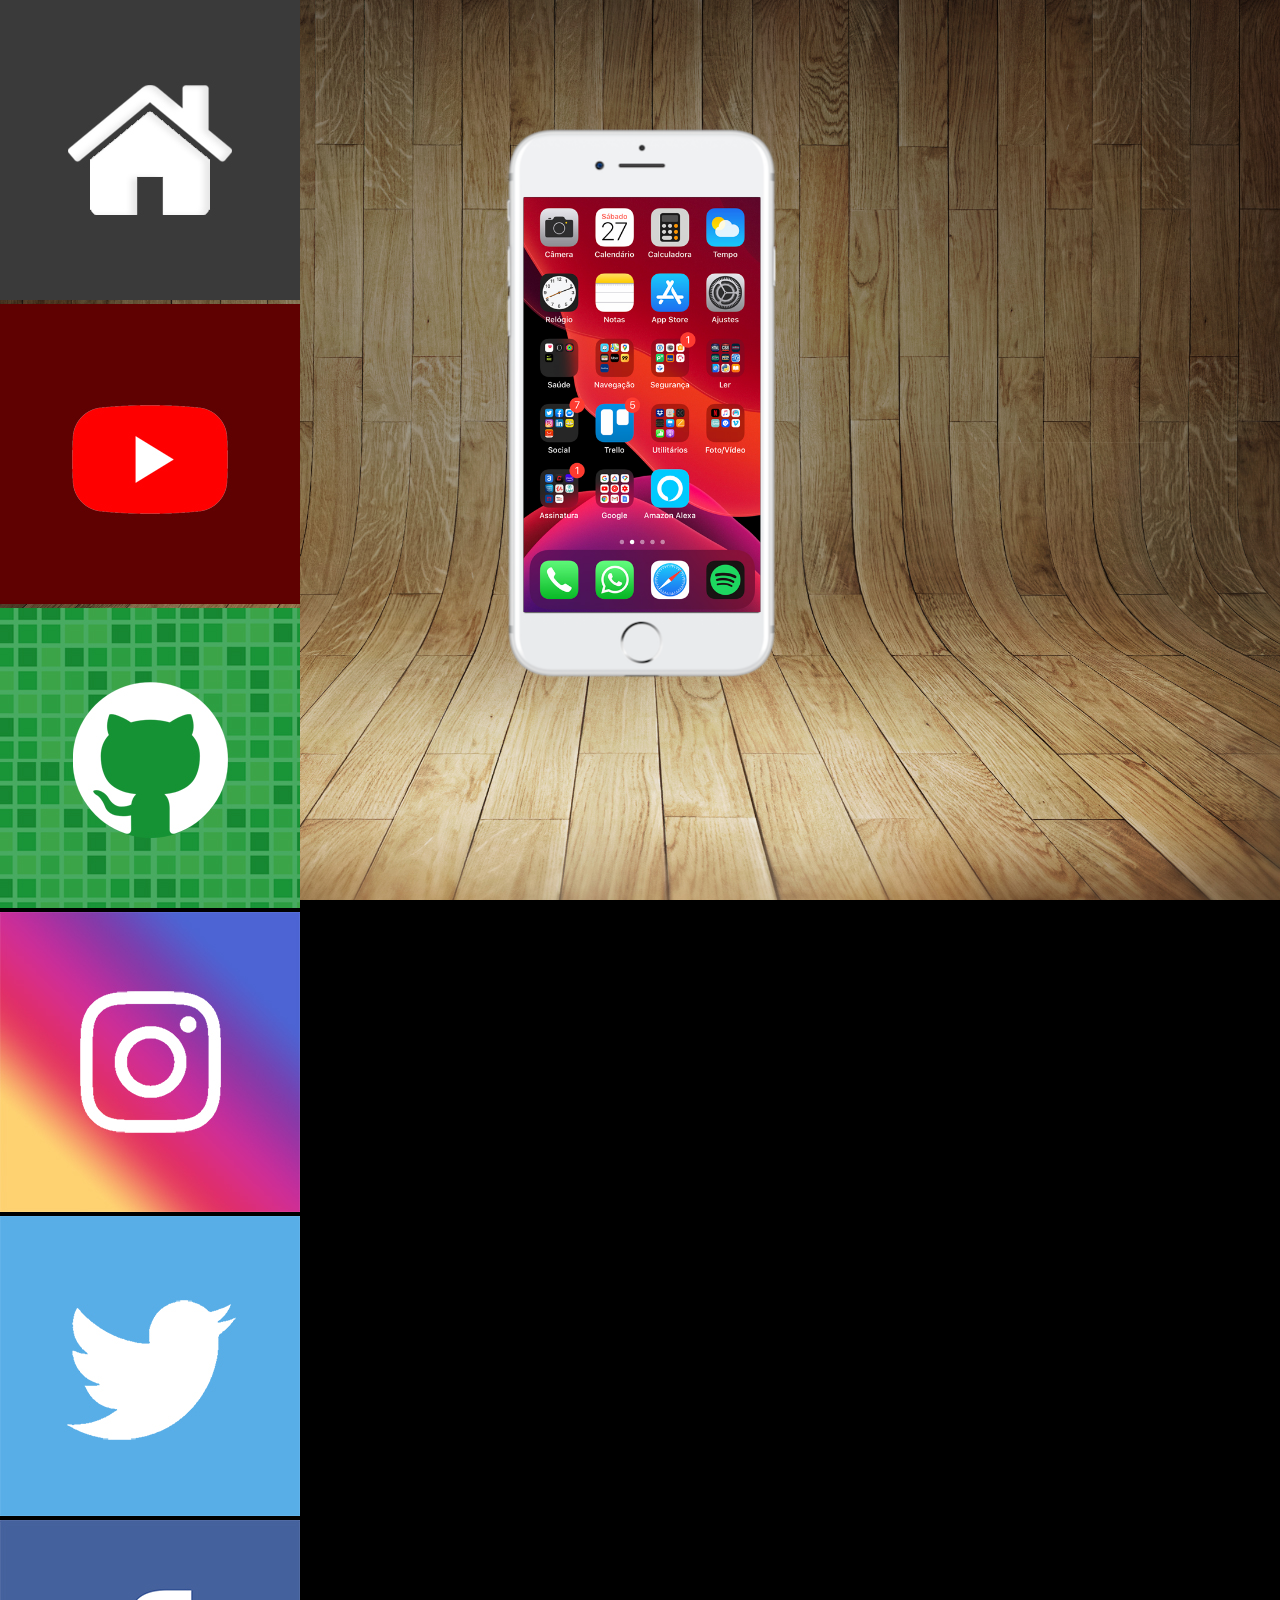
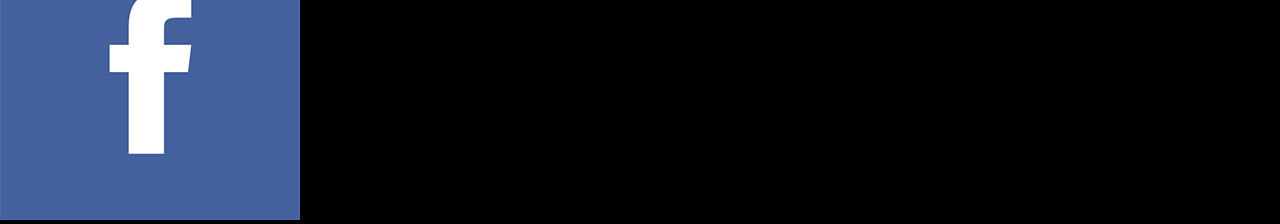
<file: index.html>
<!DOCTYPE html>
<html lang="pt-br">
<head>
    <meta charset="UTF-8">
    <meta name="viewport" content="width=device-width, initial-scale=1.0">
    <link rel="shortcut icon" href="favicon.ico" type="image/x-icon">
    <link rel="stylesheet" href="estilos/style.css">
    <title>Projetos Redes Socias</title>
</head>
<body>
   <main>
    <section id="telefone">
        <iframe src="home.html" name="tela" id="tela" frameborder="0">
            Seu navegador não é compativél com isso.
        </iframe>
    </section>
    <section id="redes-sociais">
        <a href="home.html" target="tela"><img src="imagens/logo-home.jpg" alt="Home"></a> <br>
        <a href="youtube.html" target="tela"><img src="imagens/logo-youtube.jpg" alt="youtube"></a> <br>
        <a href="github.html" target="tela"><img src="imagens/logo-github.jpg" alt="Github"></a> <br>
        <a href="instagram.html" target="tela"><img src="imagens/logo-instagram.jpg" alt="Instagram"></a> <br>
        <a href="twiter.html" target="tela"><img src="imagens/logo-twitter.jpg" alt="Twitter"></a> <br>
        <a href="facebook.html" target="tela"> <img src="imagens/logo-facebook.jpg" alt="Facebook"></a>
              

    </section>
   </main>
</body>
</html>
</file>
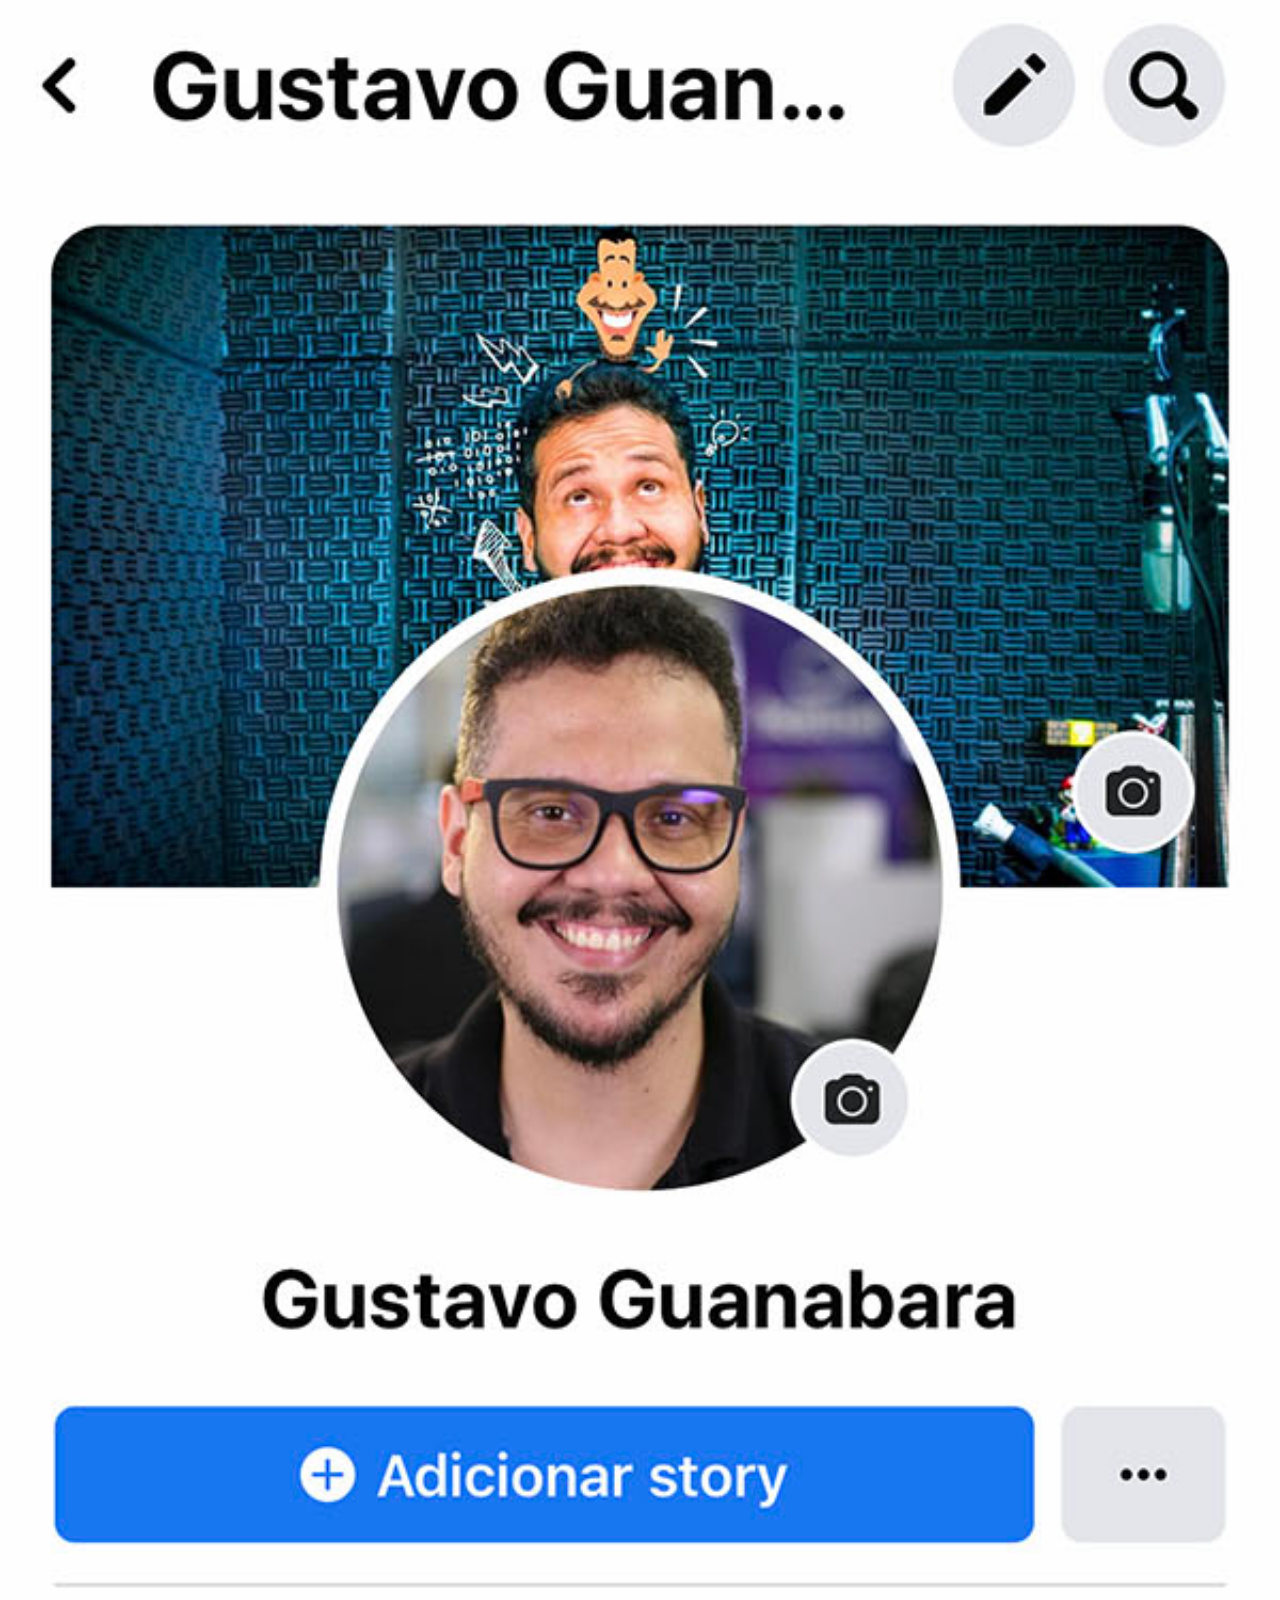
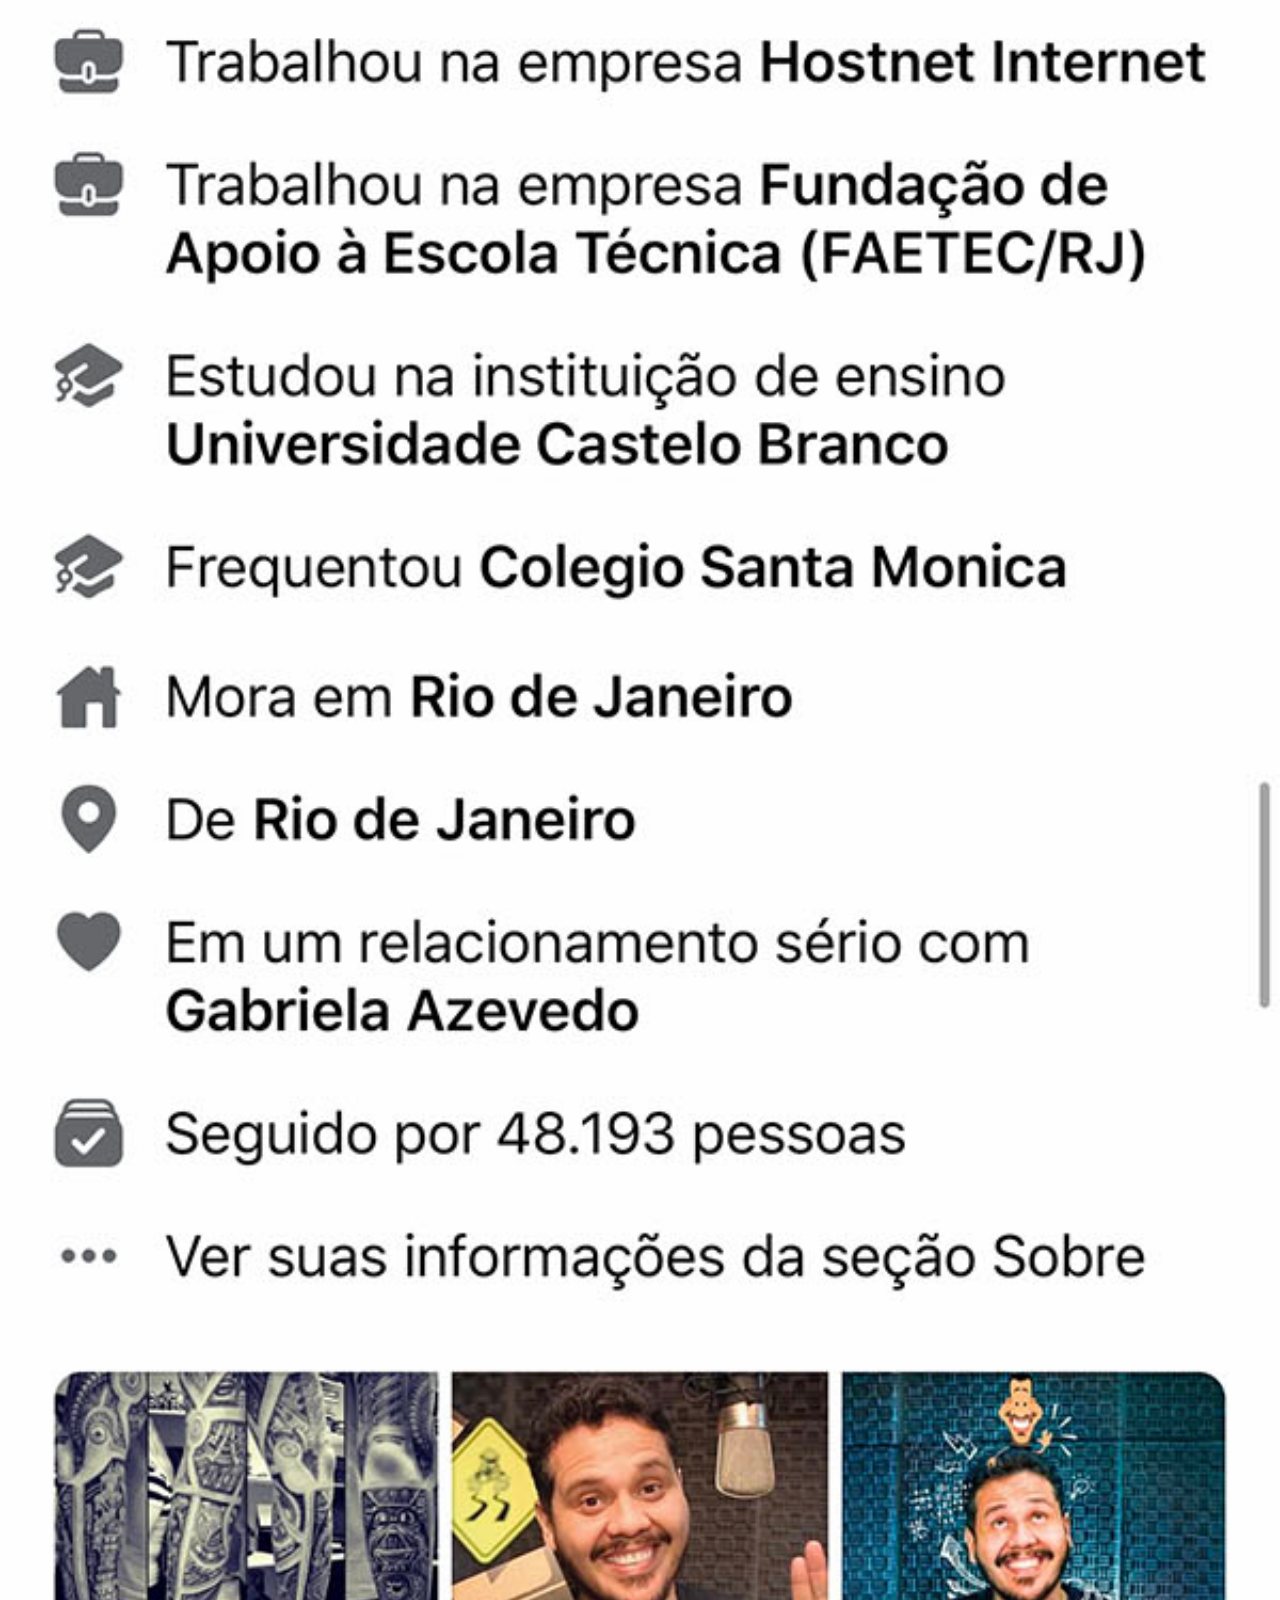
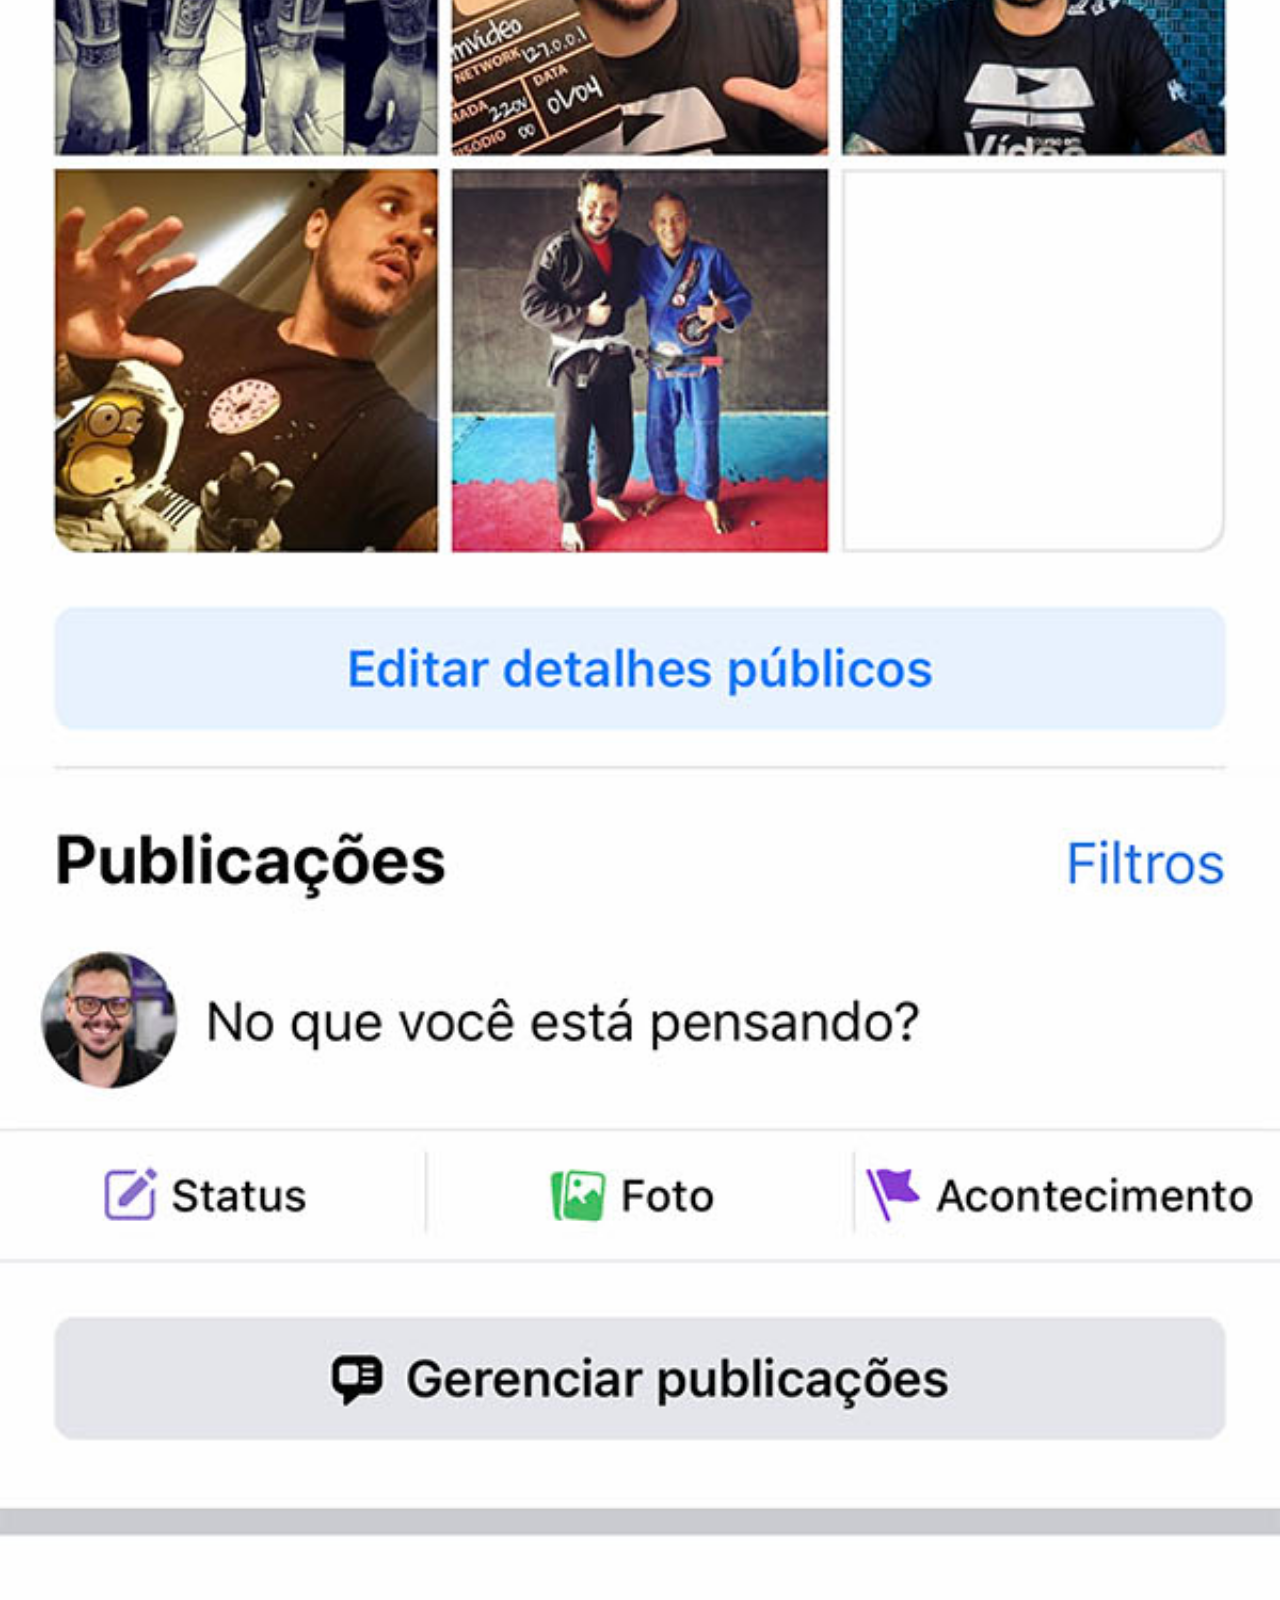
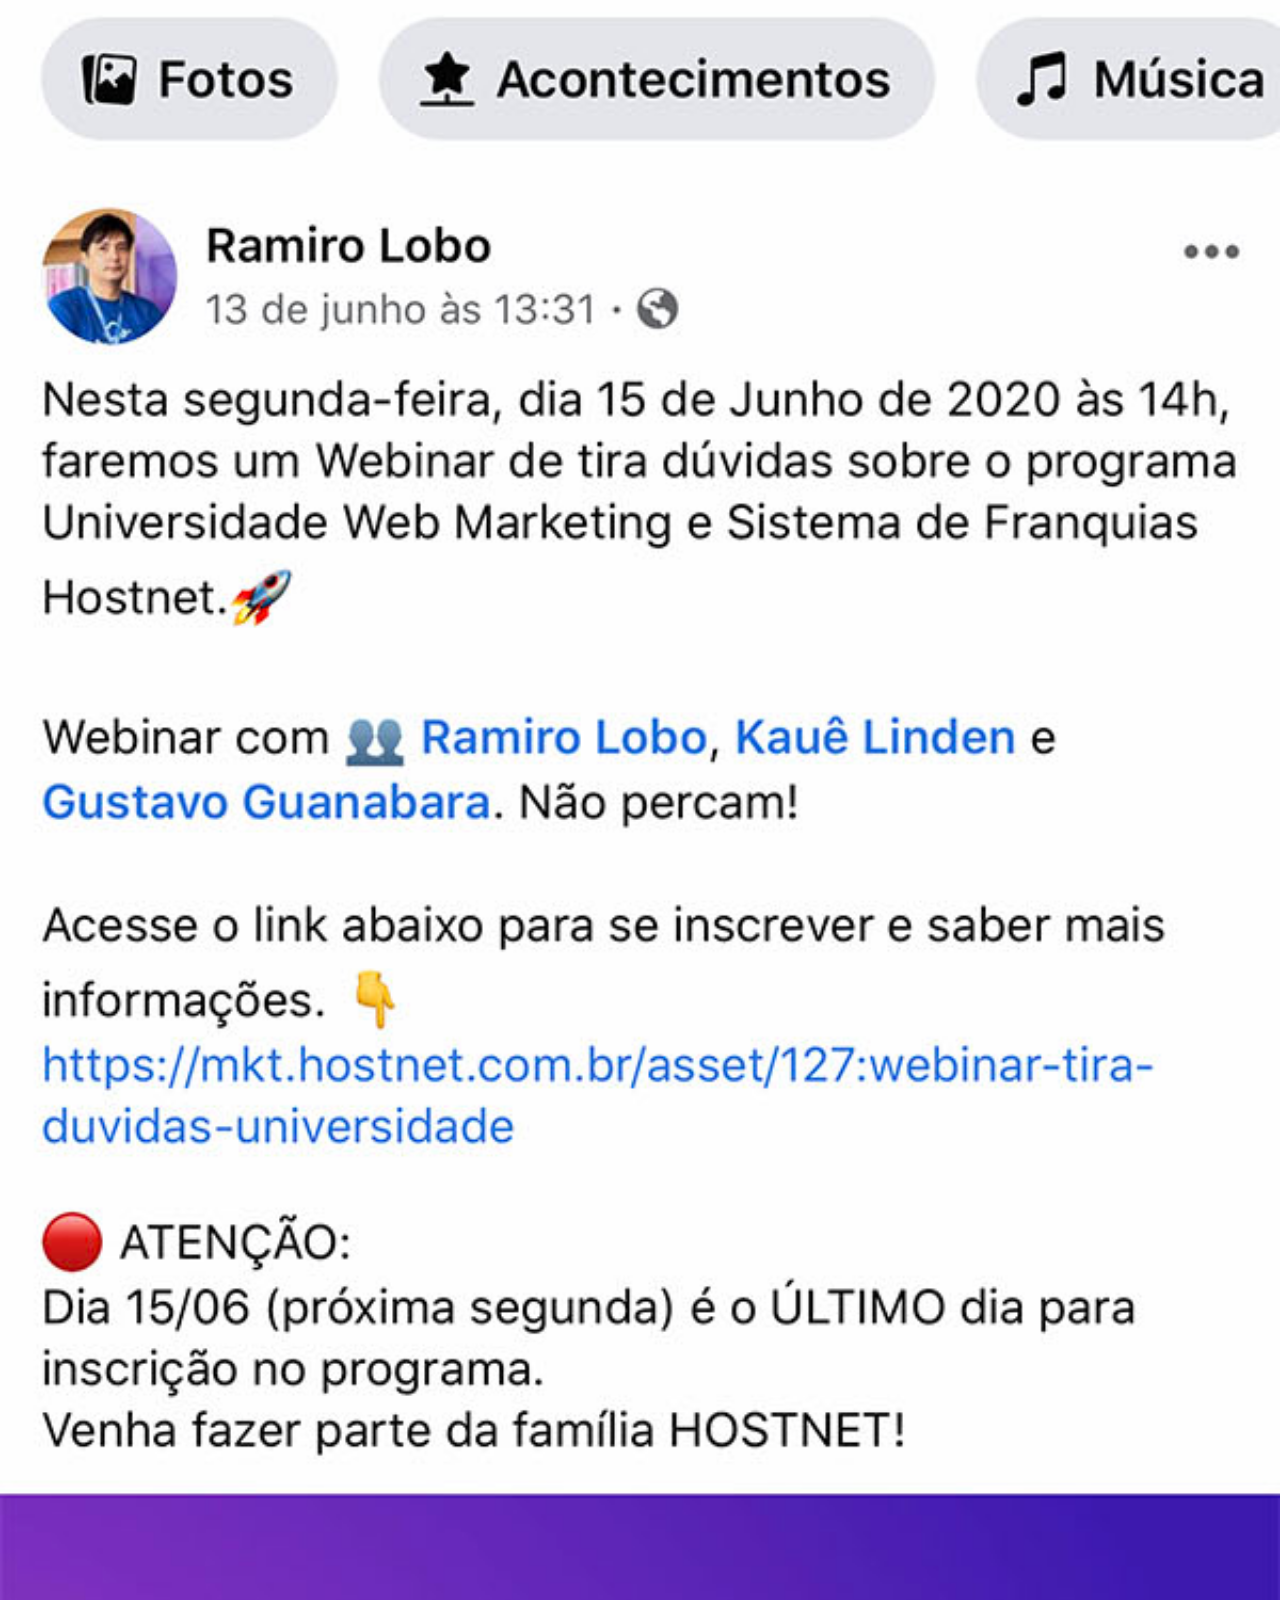
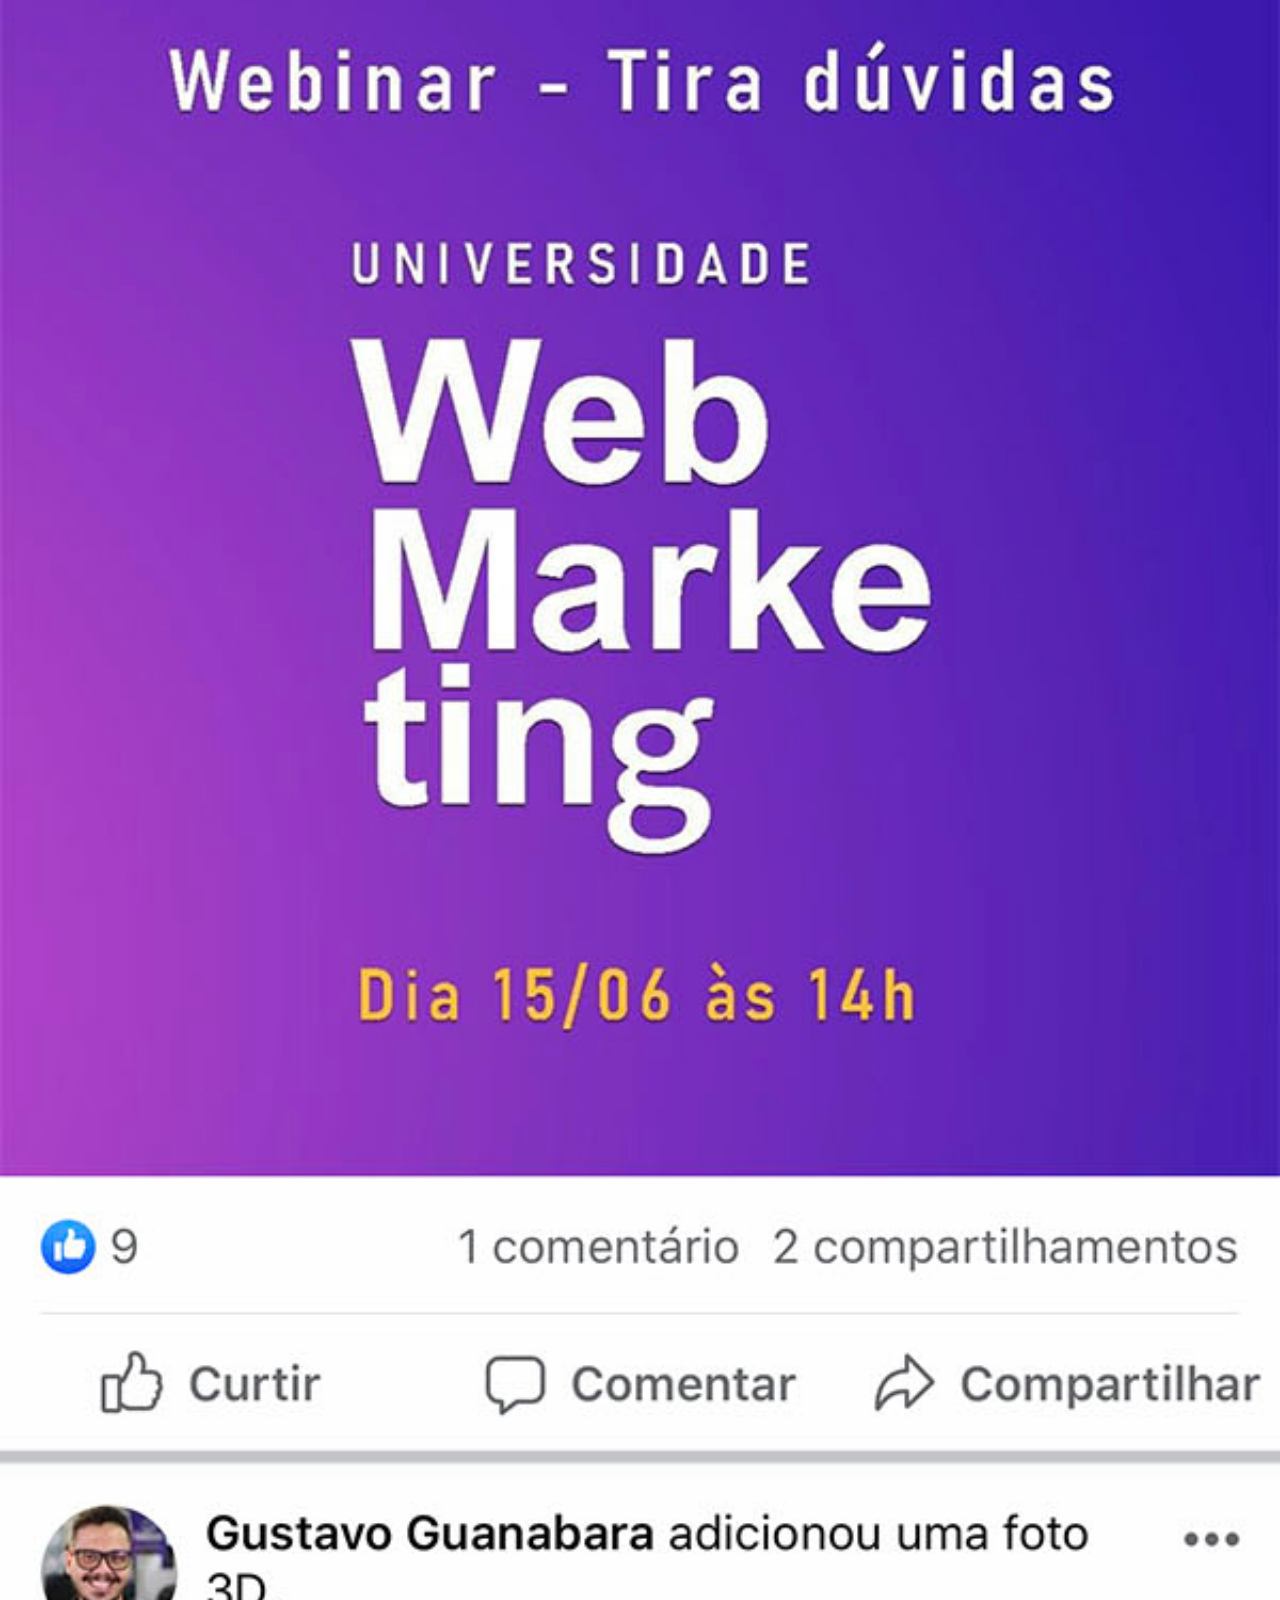
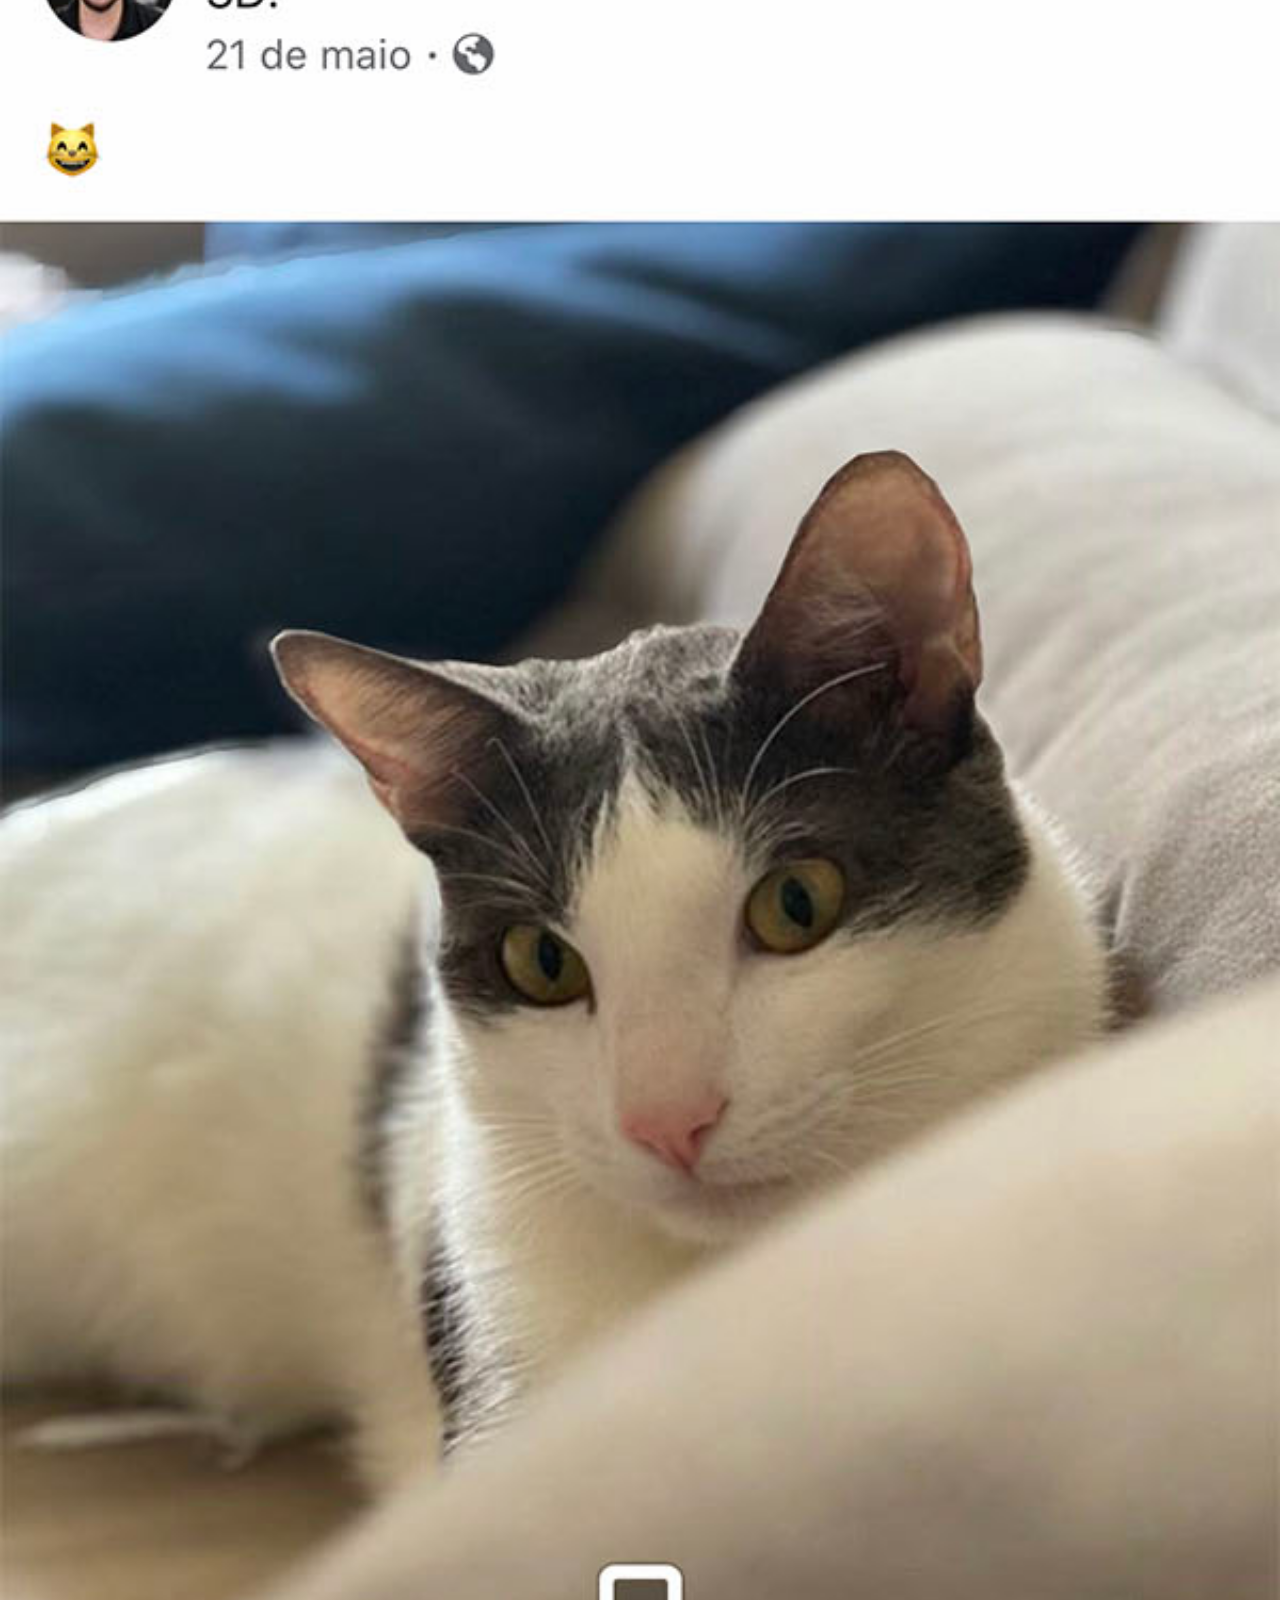
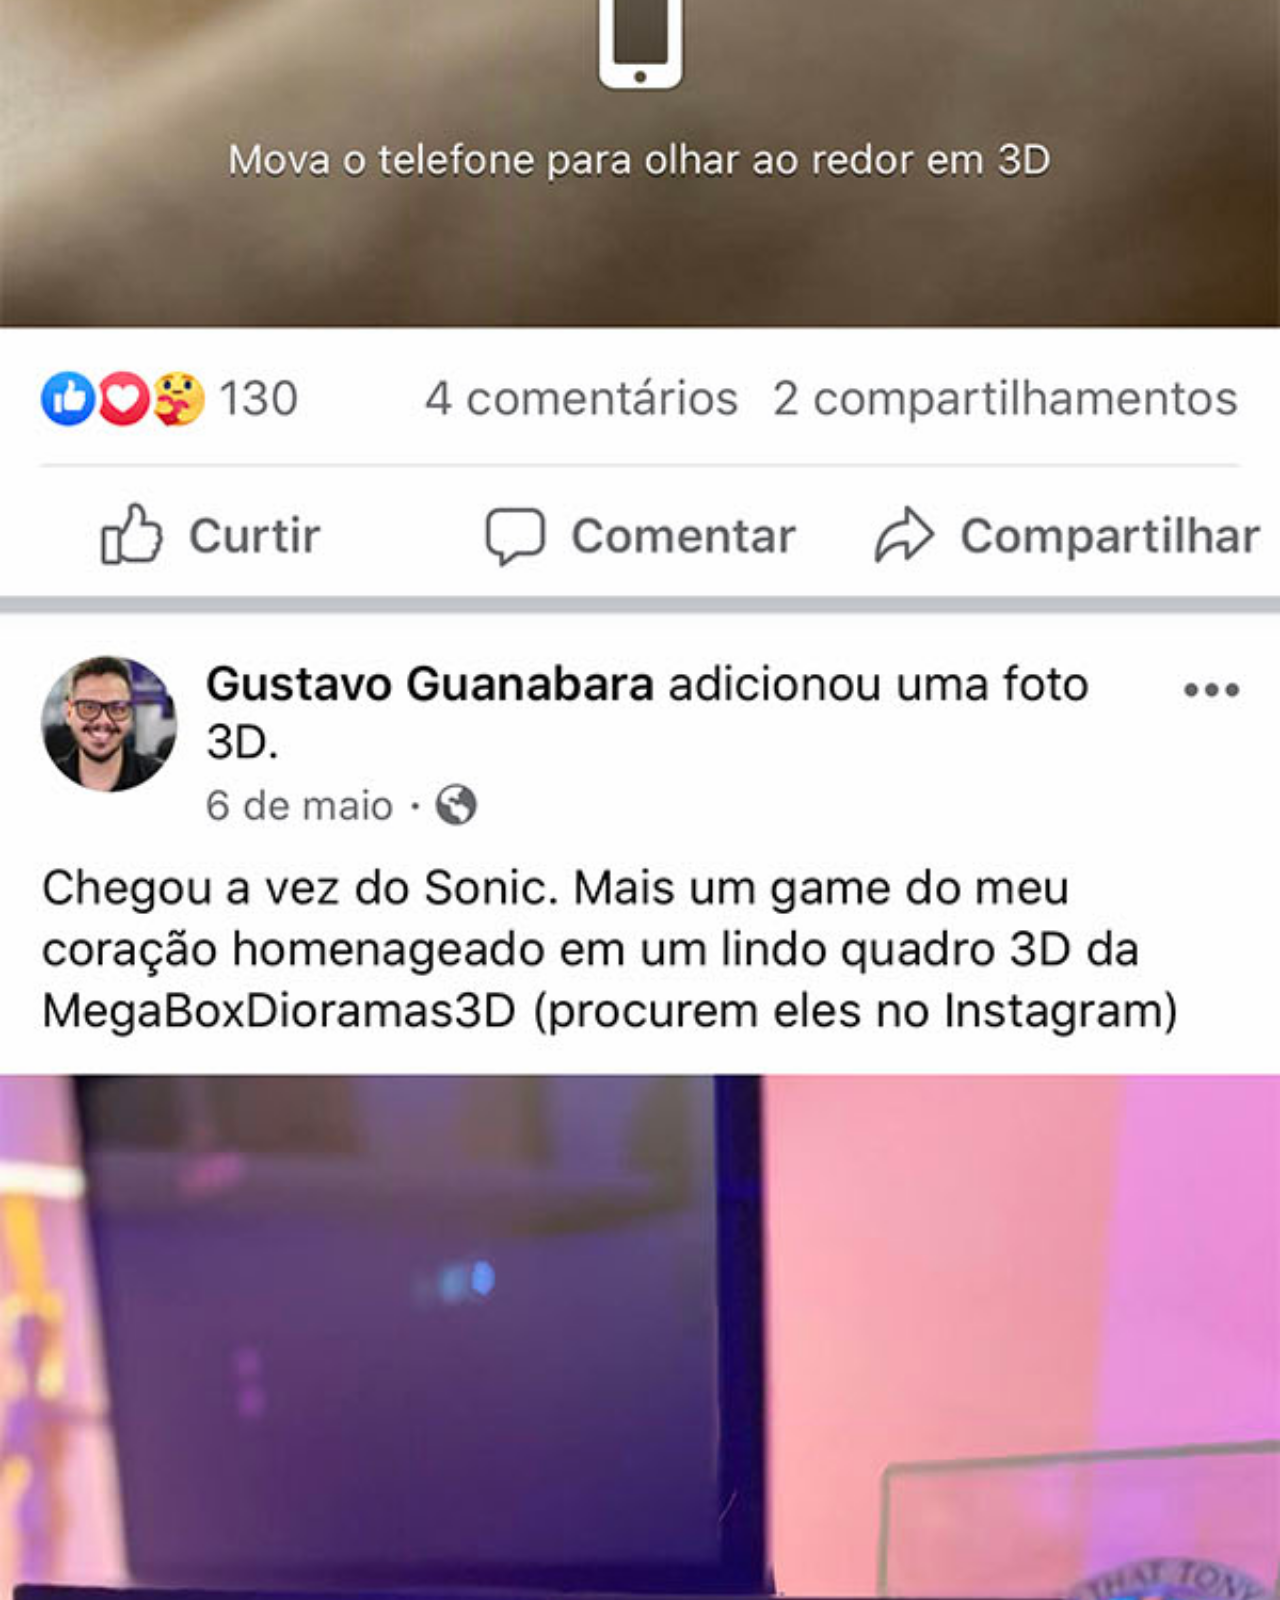
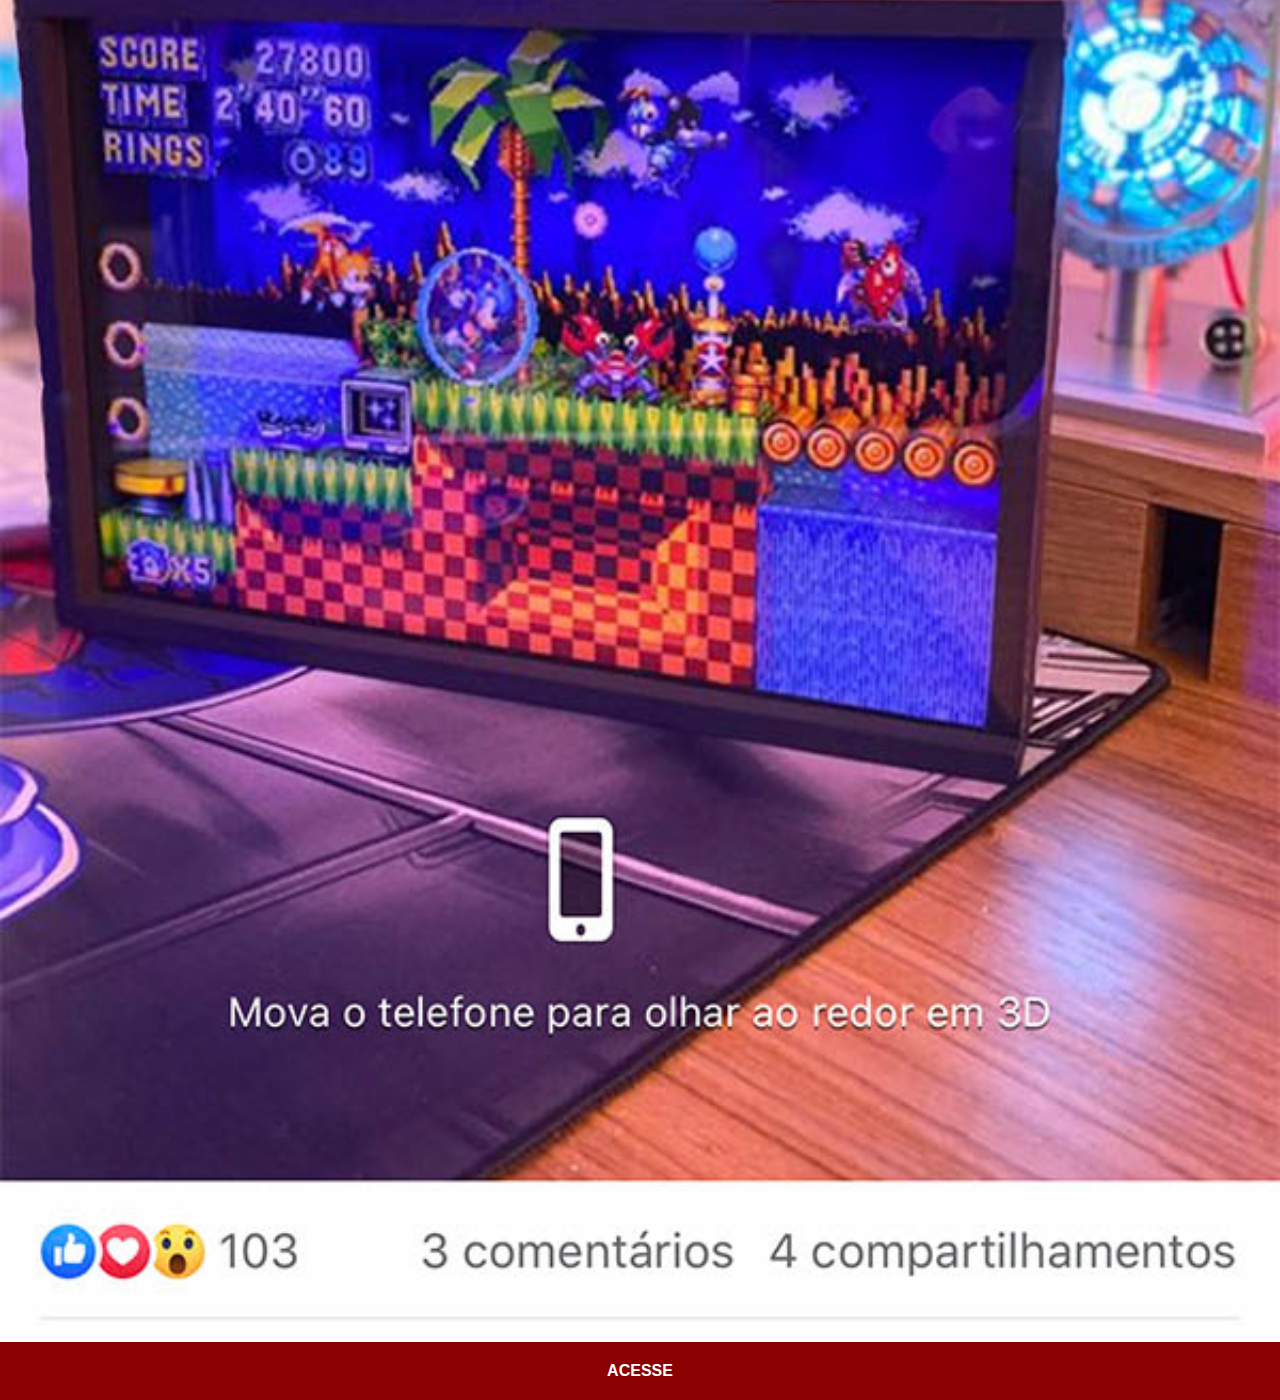
<file: facebook.html>
<!DOCTYPE html>
<html lang="pt-br">
<head>
    <meta charset="UTF-8">
    <meta name="viewport" content="width=device-width, initial-scale=1.0">
    <link rel="stylesheet" href="estilos/social.css">
    <title>Facebook</title>
</head>
<body>
    <img src="imagens/tela-facebook.jpg" alt="Facebook">
    <a href="https://www.facebook.com/gustavoguanabara?locale=pt_BR" target="_blank">ACESSE</a>
</body>
</html>
</file>
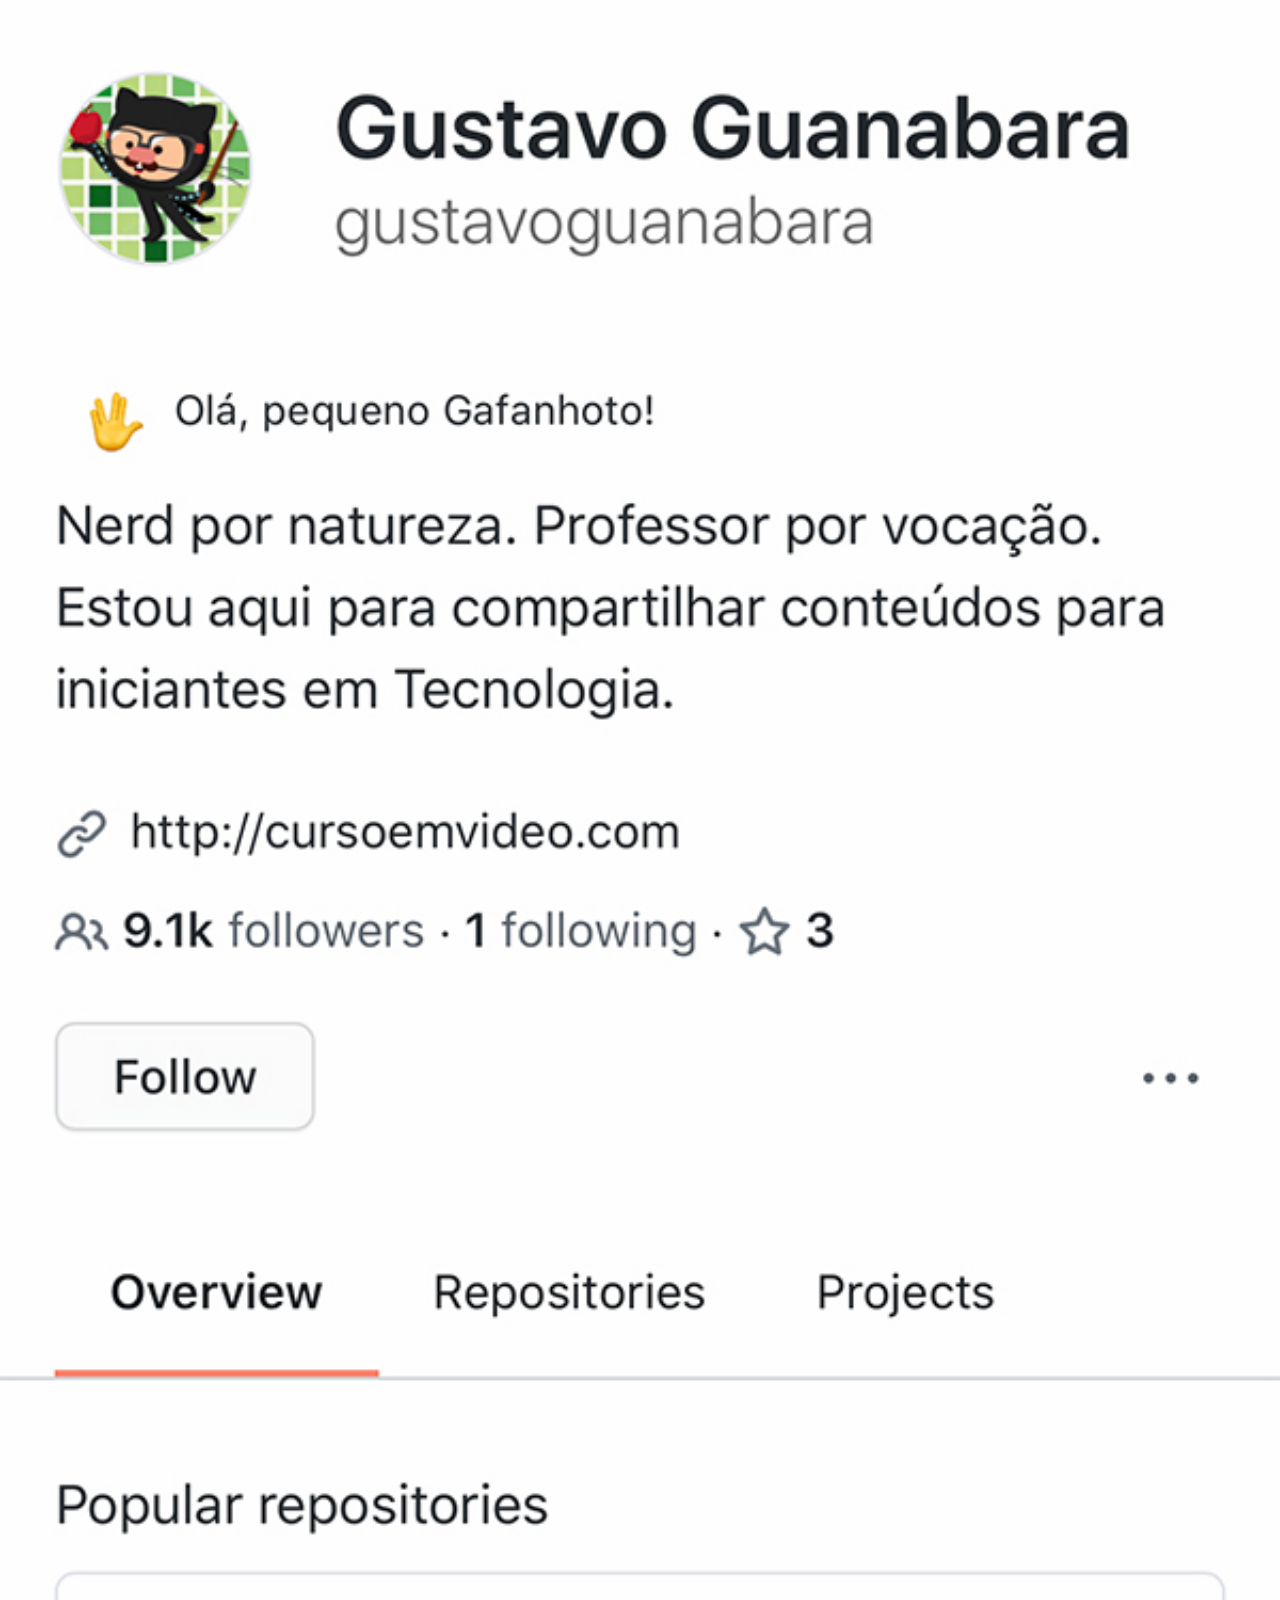
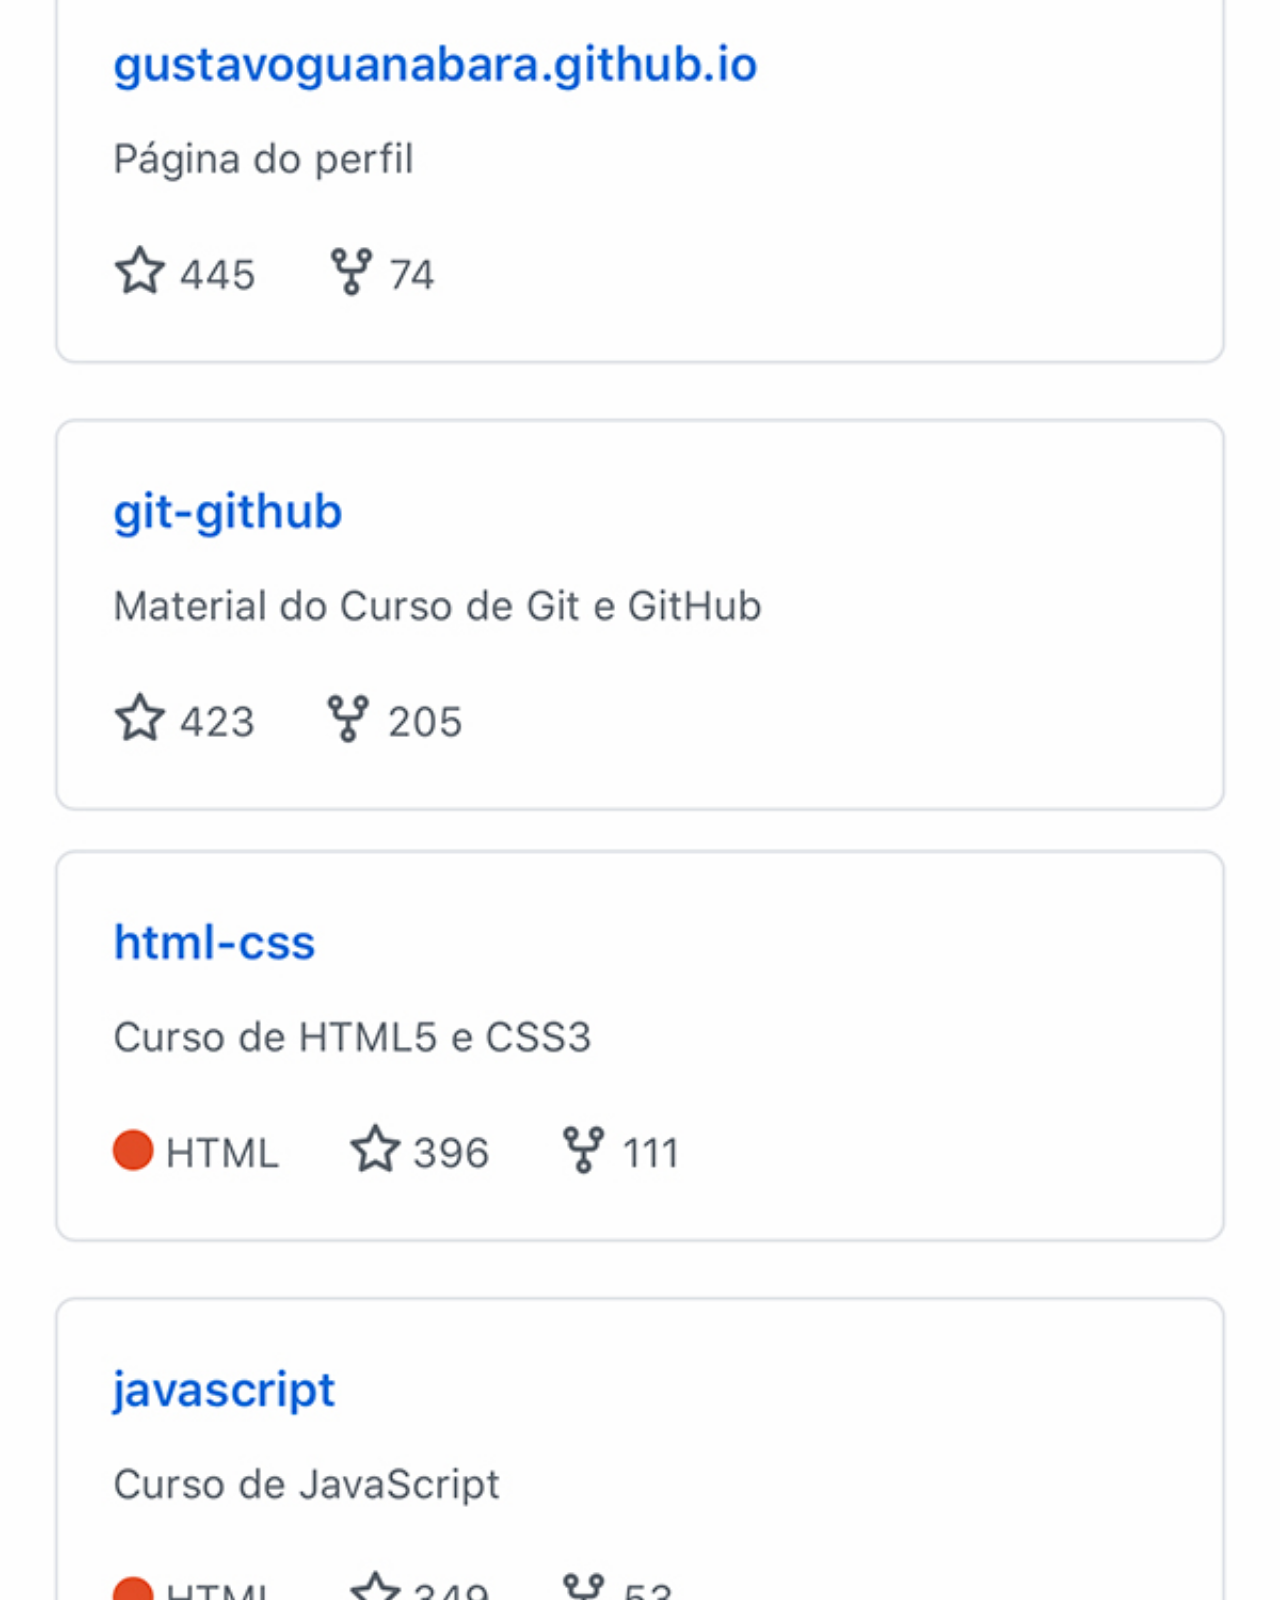
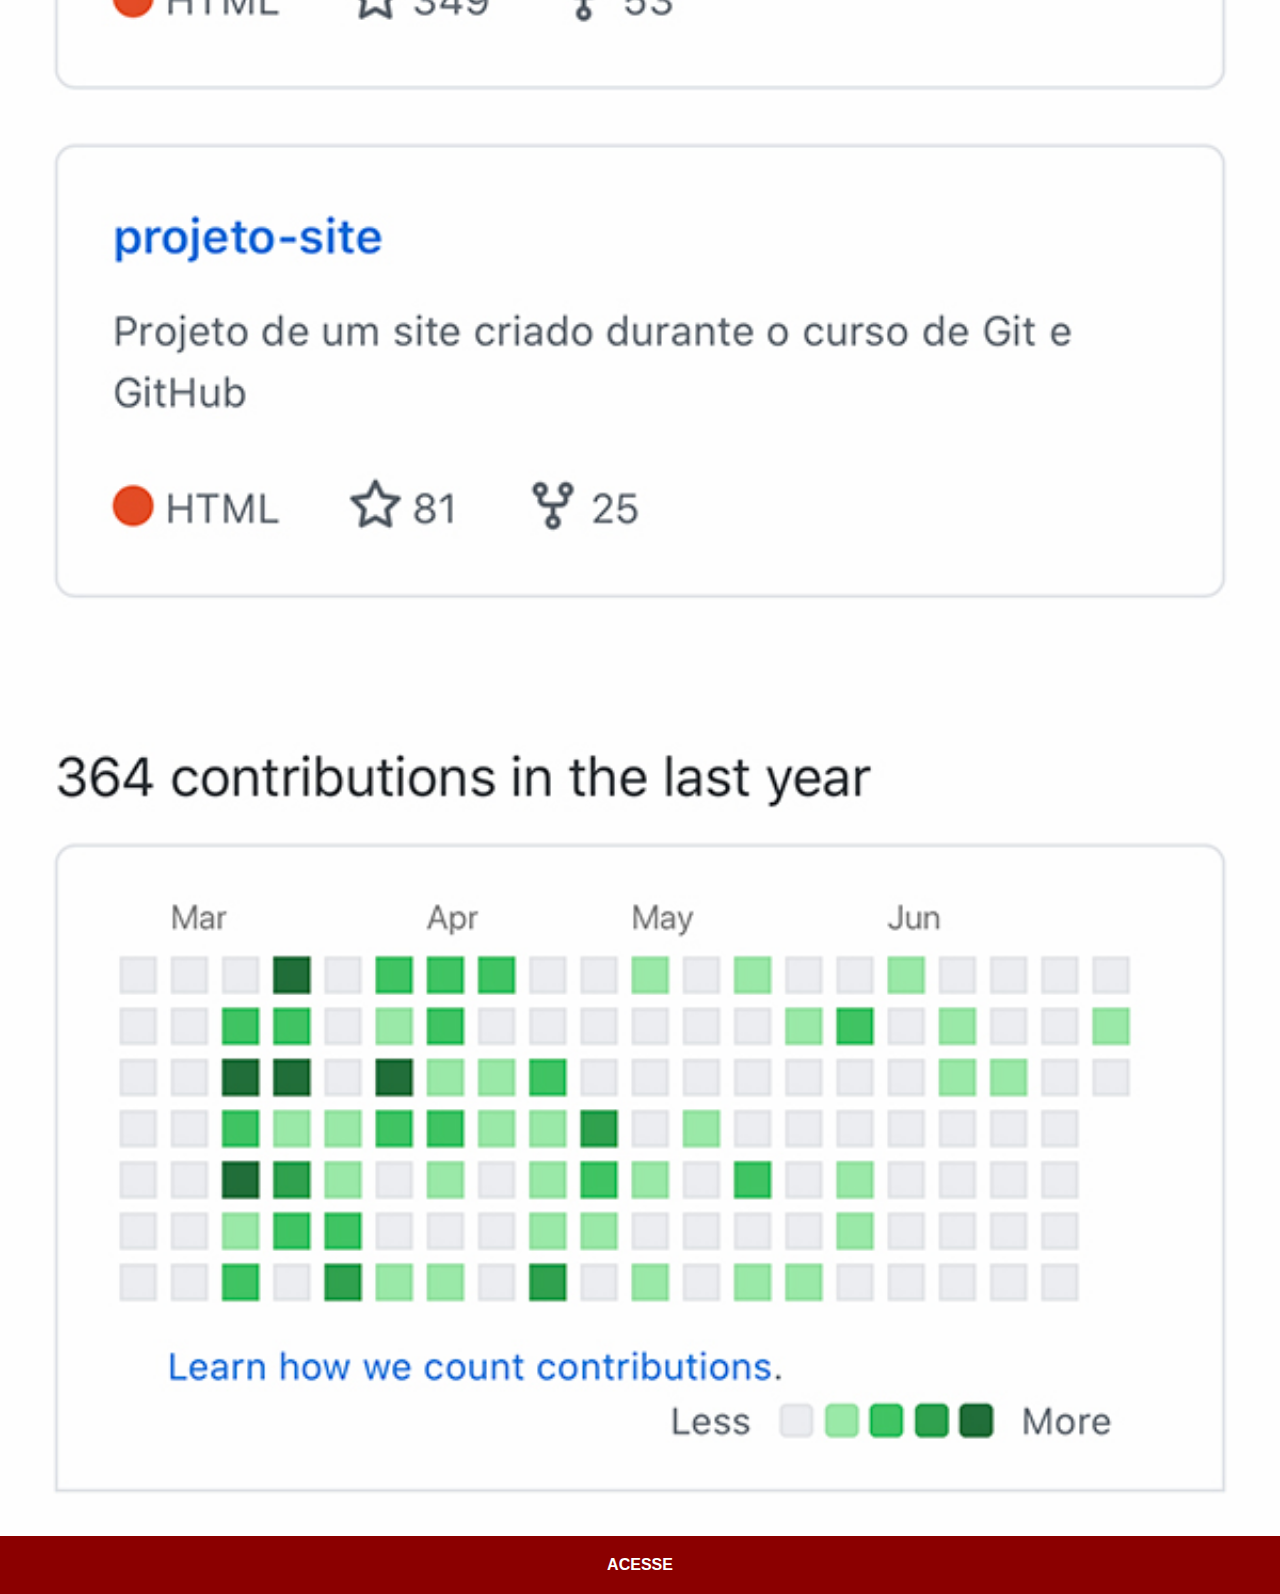
<file: github.html>
<!DOCTYPE html>
<html lang="pt-br">
<head>
    <meta charset="UTF-8">
    <meta name="viewport" content="width=device-width, initial-scale=1.0">
    <link rel="stylesheet" href="estilos/social.css">
    <title>Github</title>
</head>
<body>
    <img src="imagens/tela-github.jpg" alt="Github">
    <a href="https://github.com/gustavoguanabara" target="_blank">ACESSE</a>
</body>
</html>
</file>
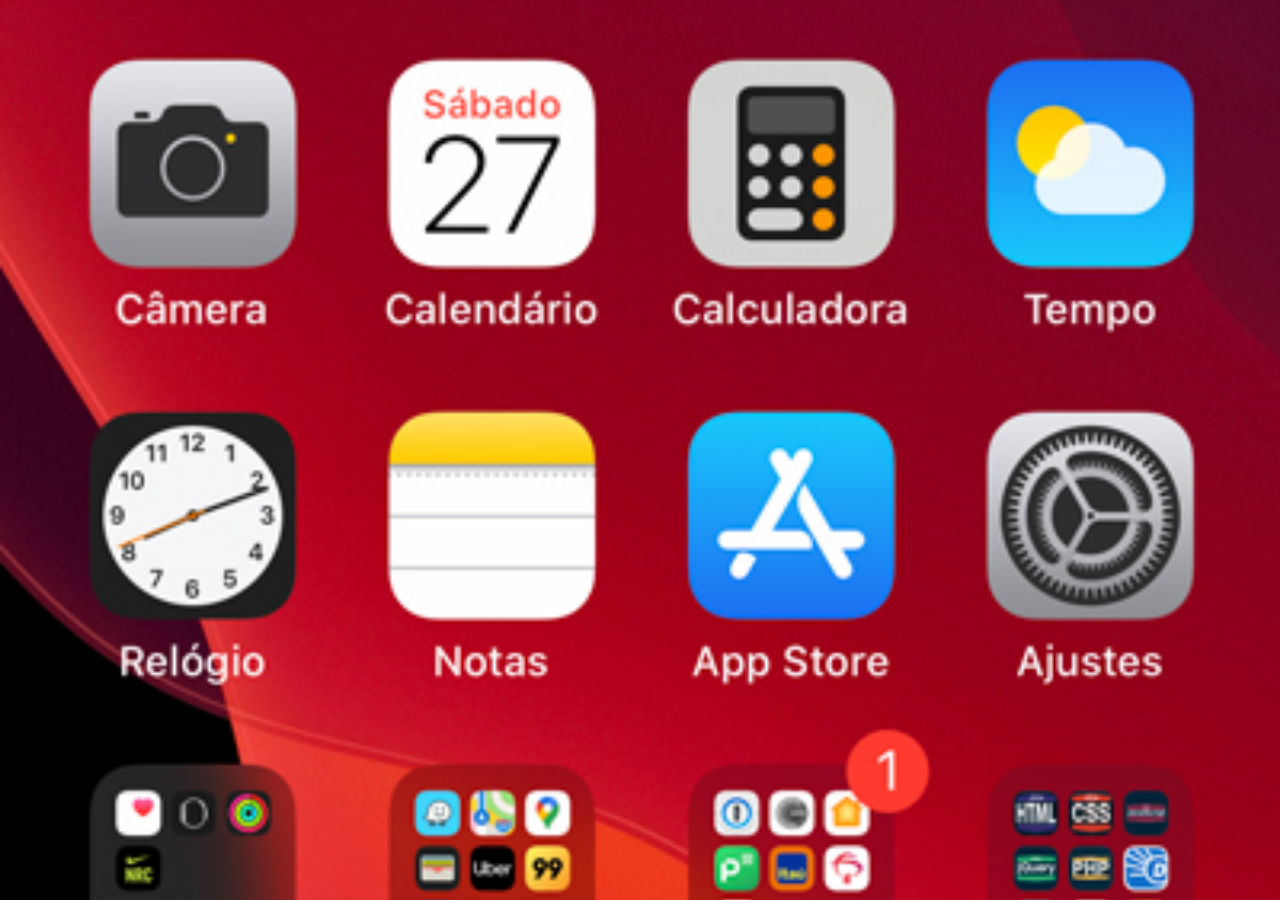
<file: home.html>
<!DOCTYPE html>
<html lang="pt-br">
<head>
    <meta charset="UTF-8">
    <meta name="viewport" content="width=device-width, initial-scale=1.0">
    <title>Home</title>
    <style>
        *{
            margin: 0px;
            padding: 0px;
        }

        body {
            height: 100vh;
            width: 100vw;
            background:black url('imagens/tela-home.jpg') no-repeat top center;
            background-size: cover;
        }
    </style>
</head>
<body>
    
</body>
</html>
</file>
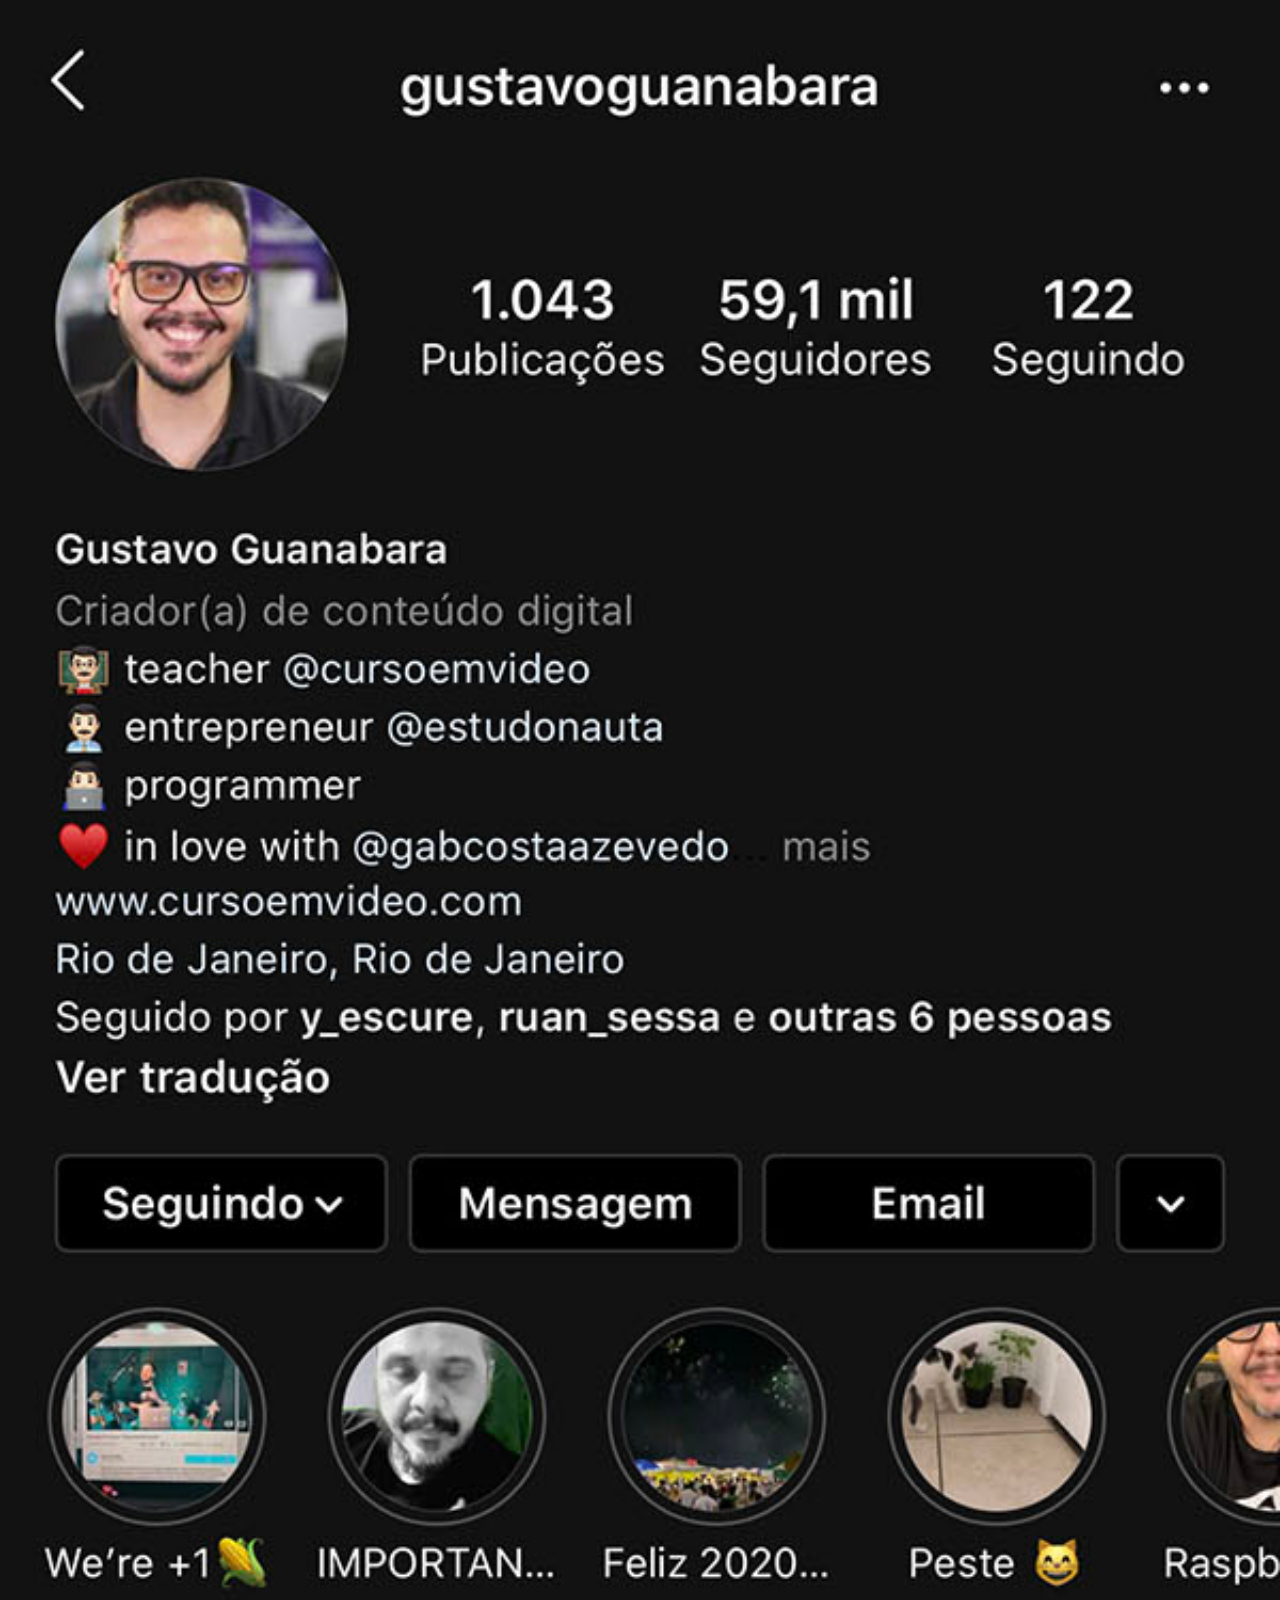
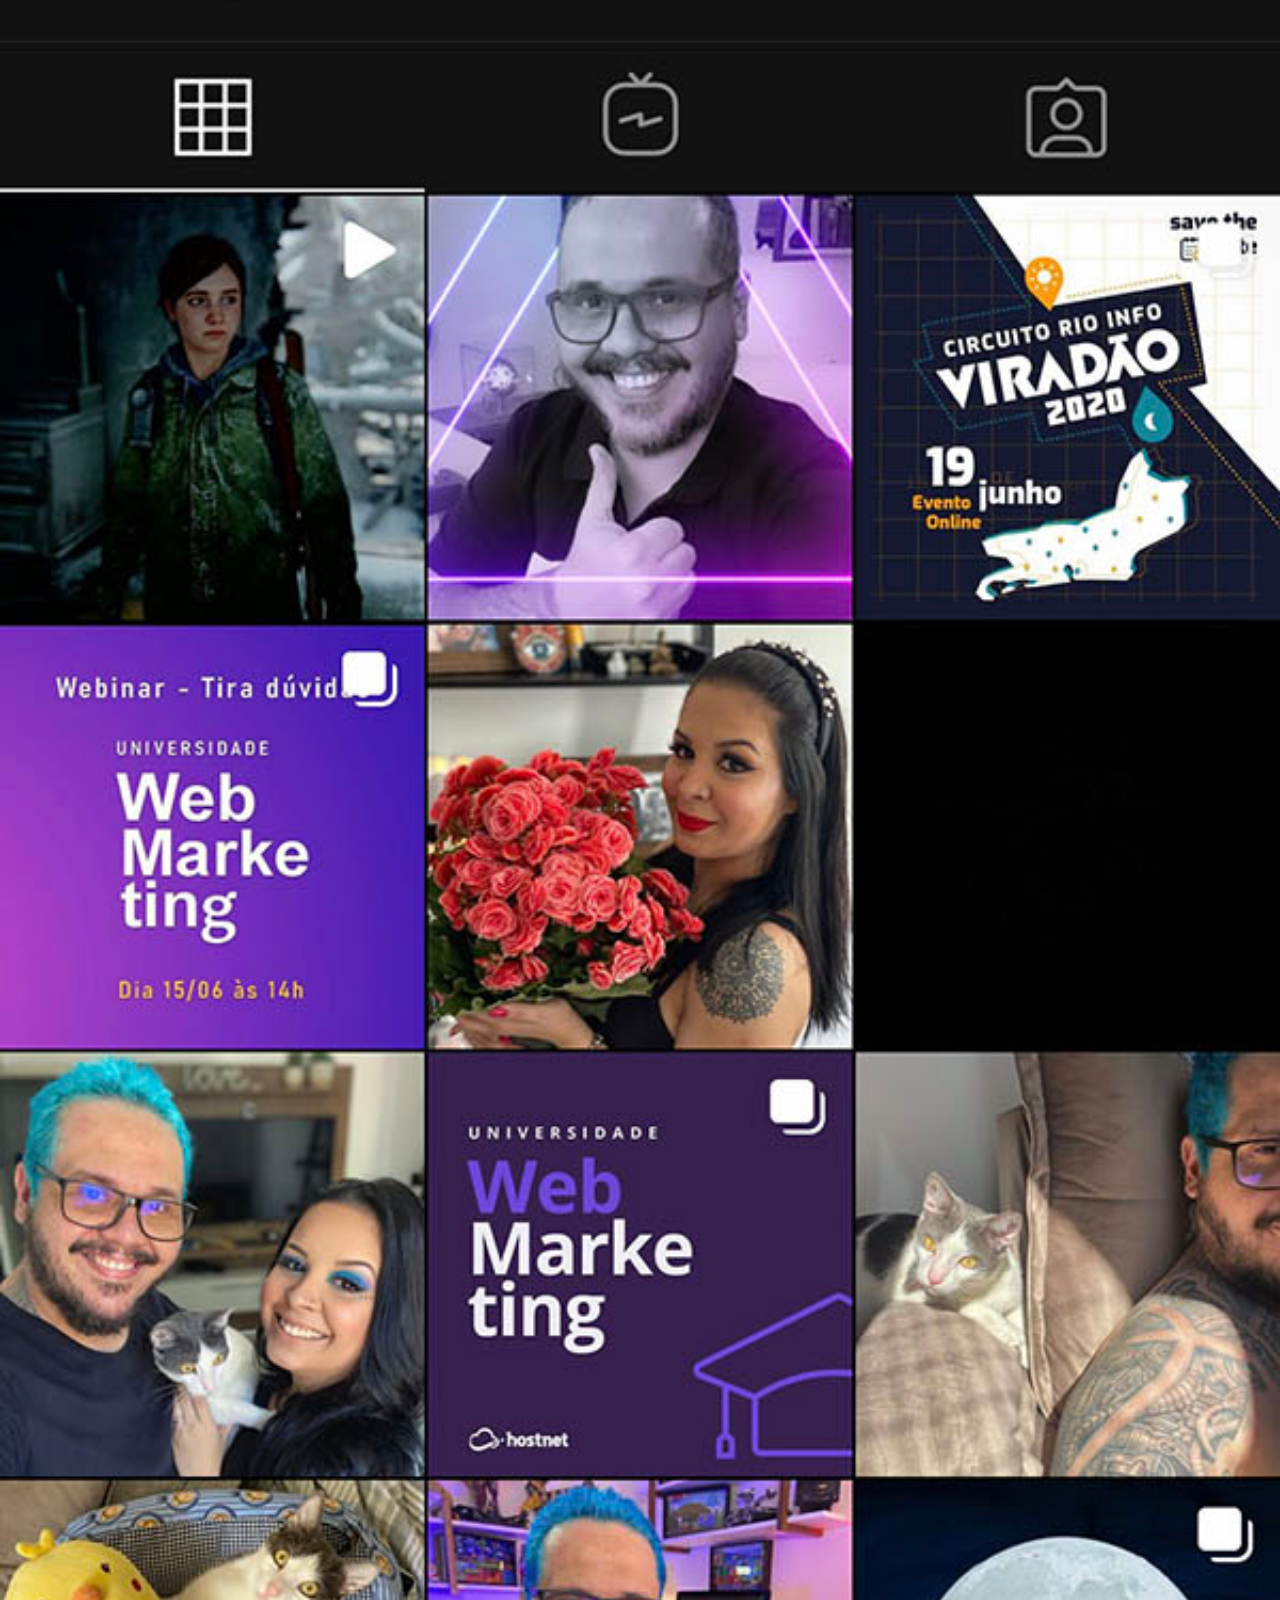
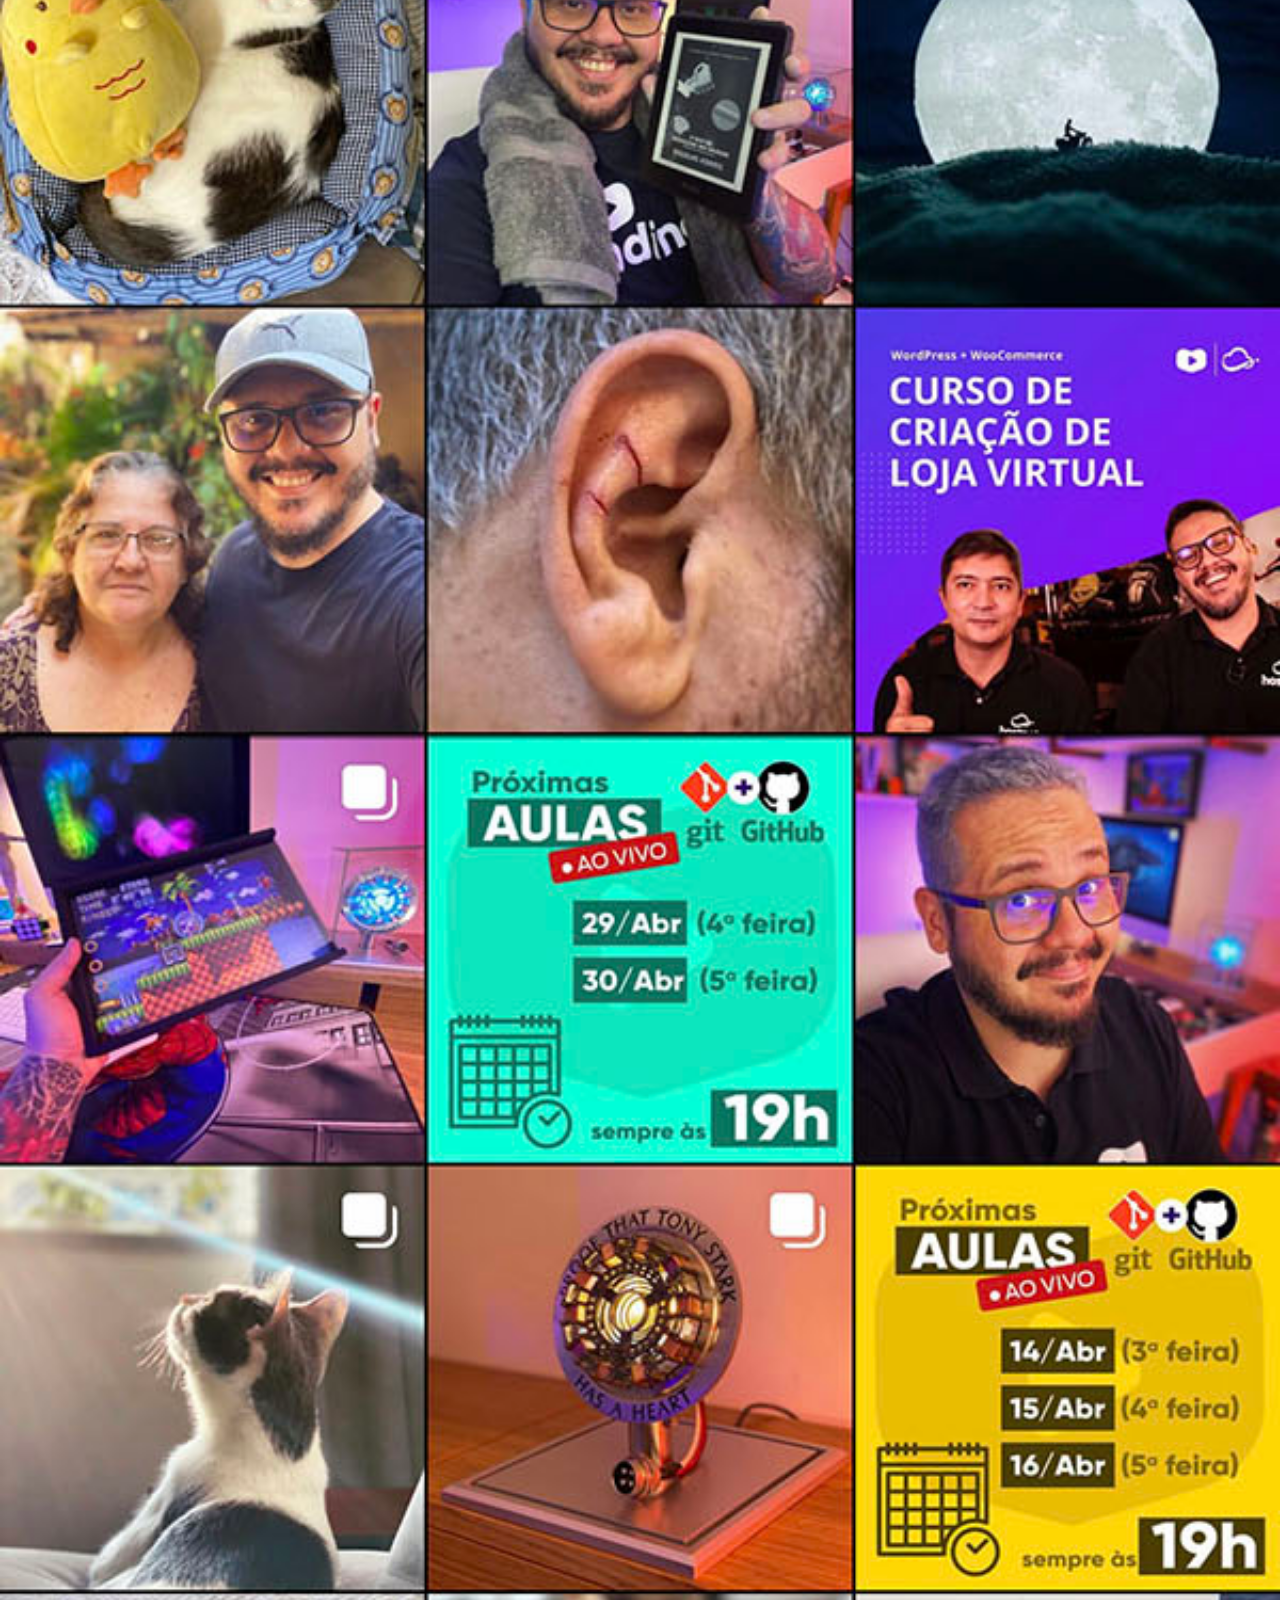
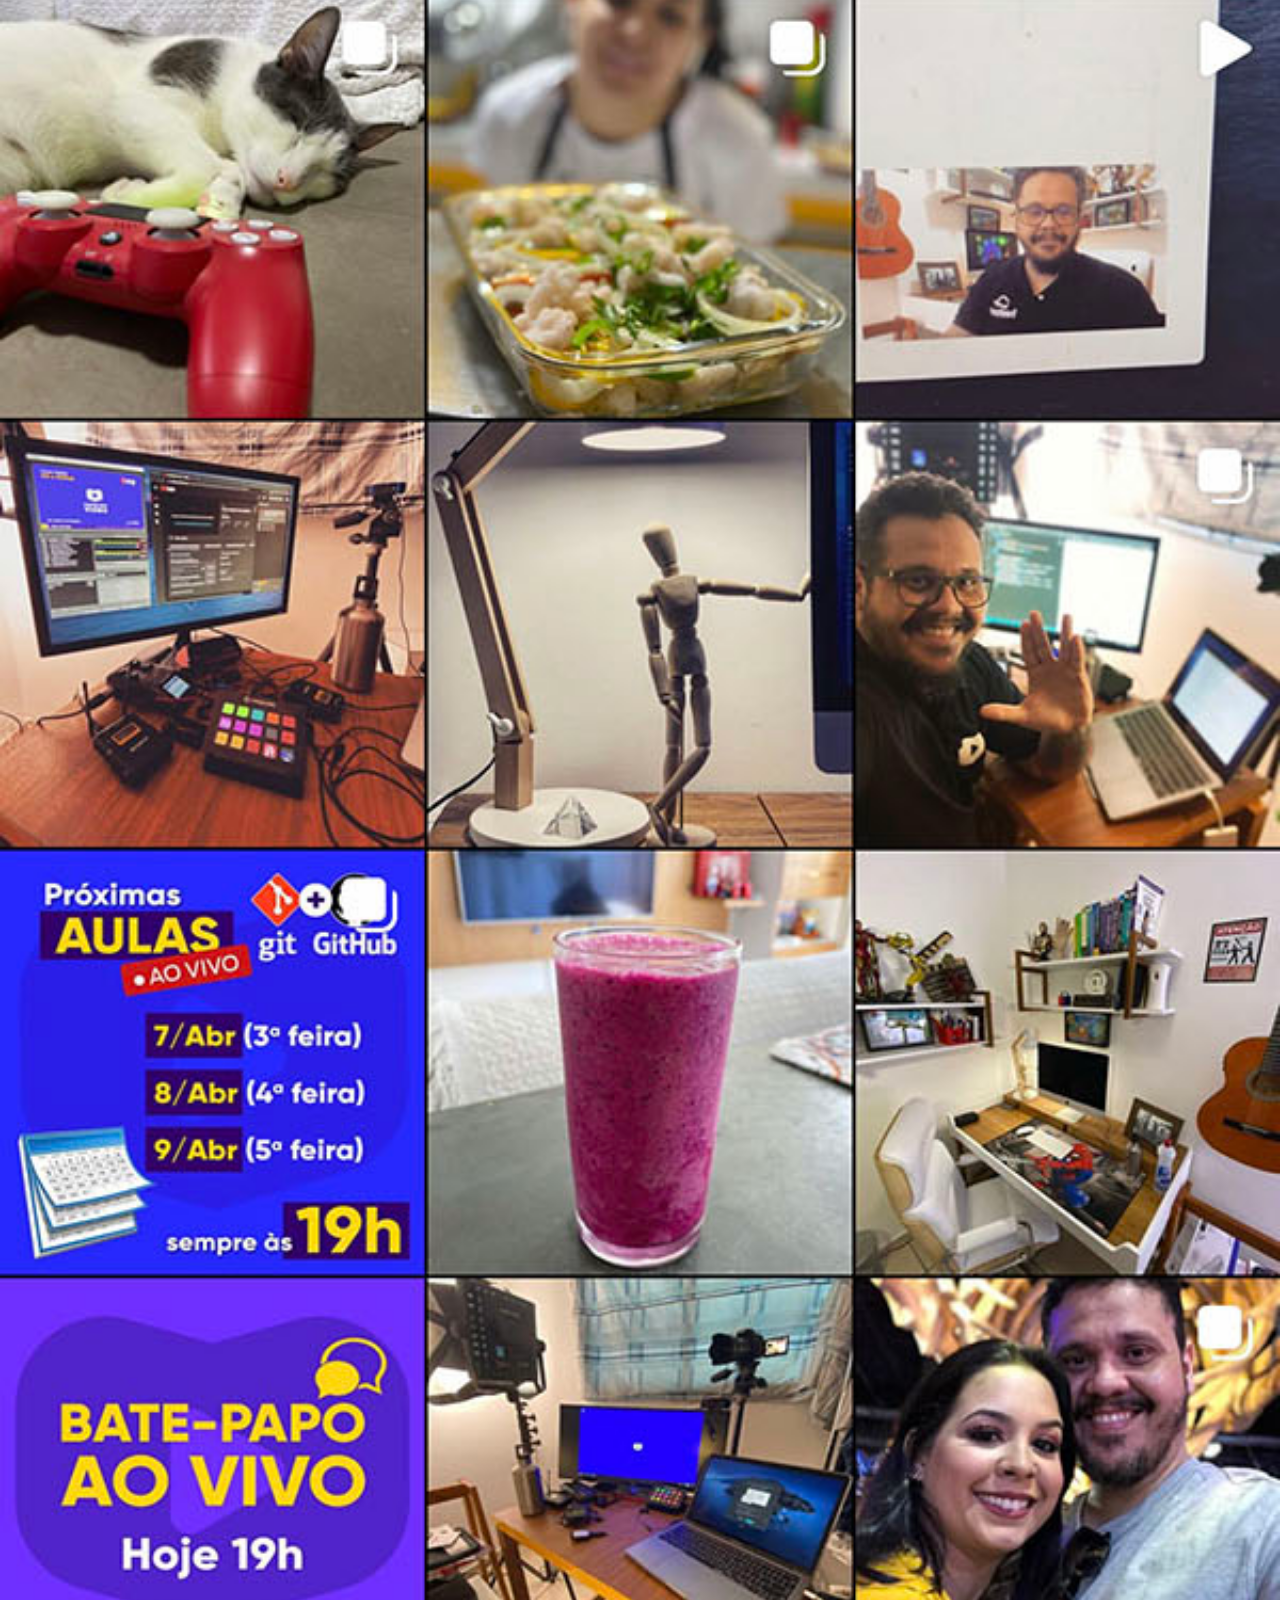
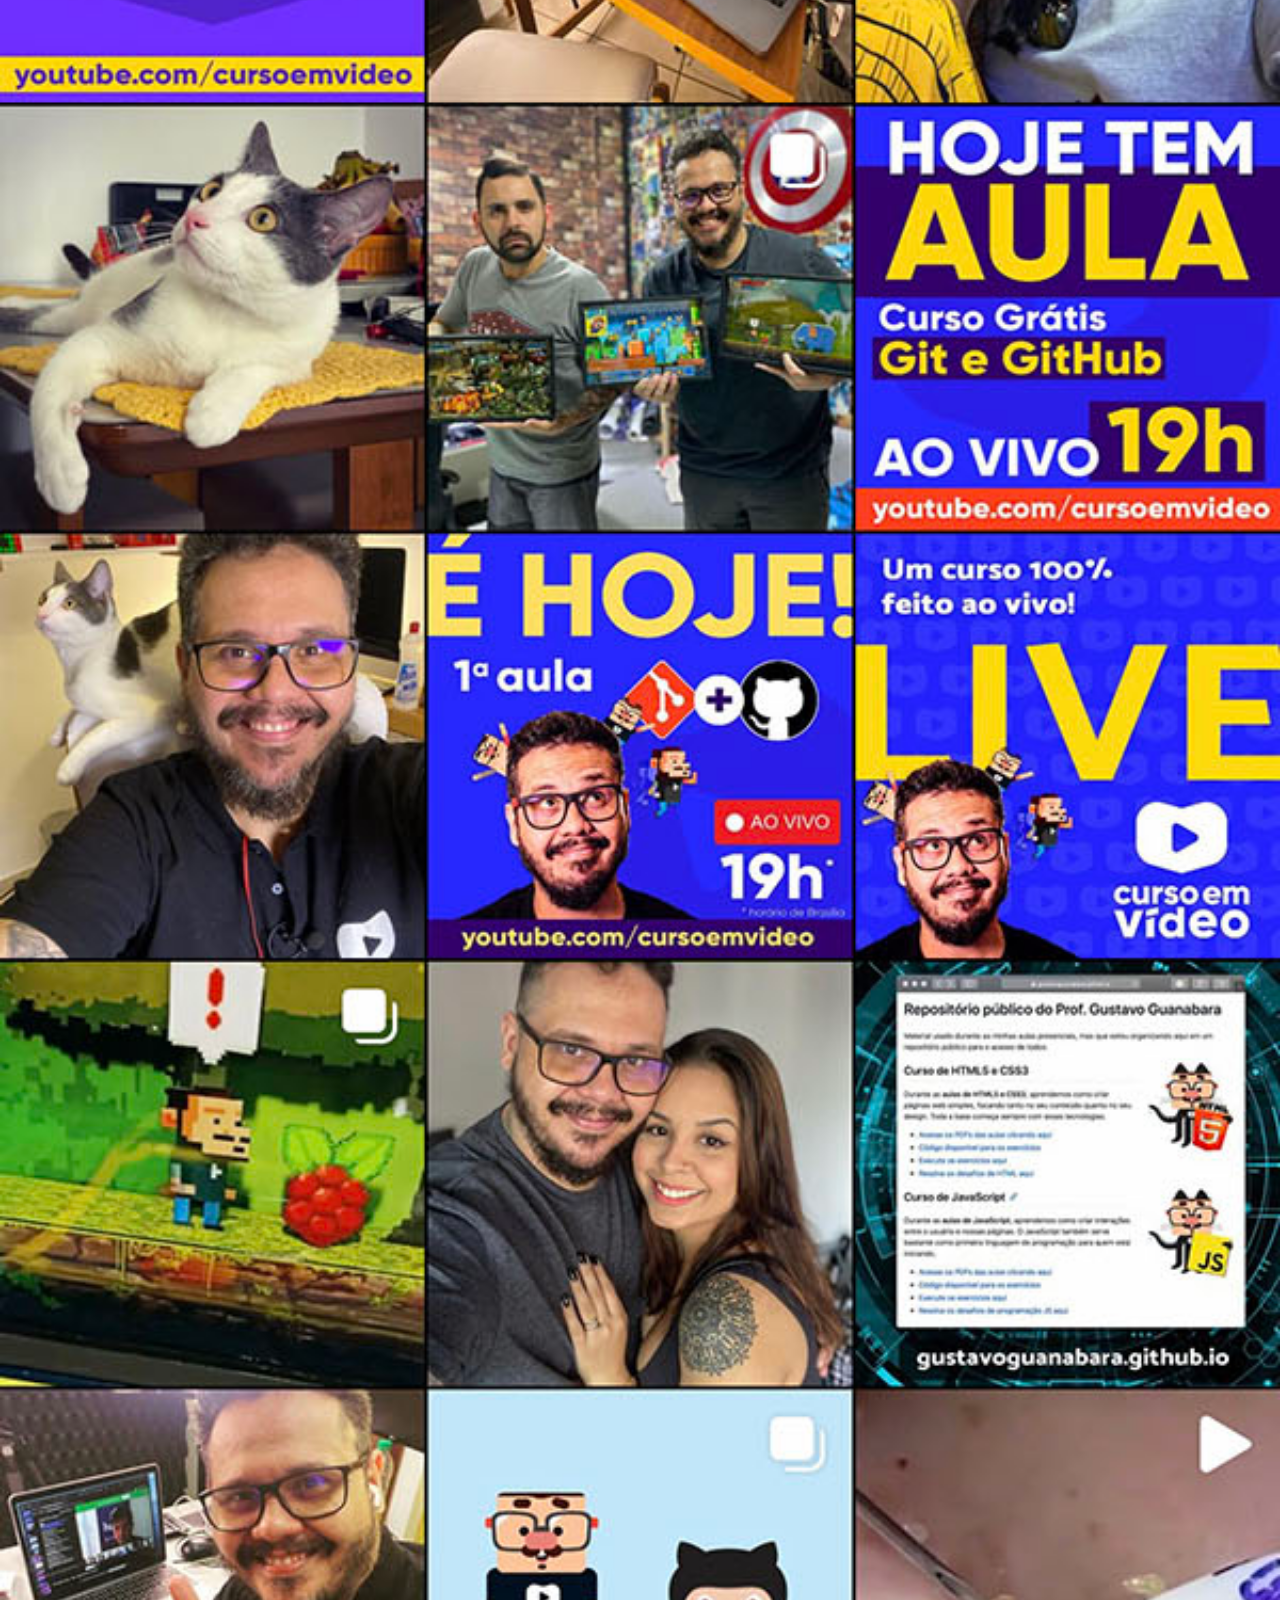
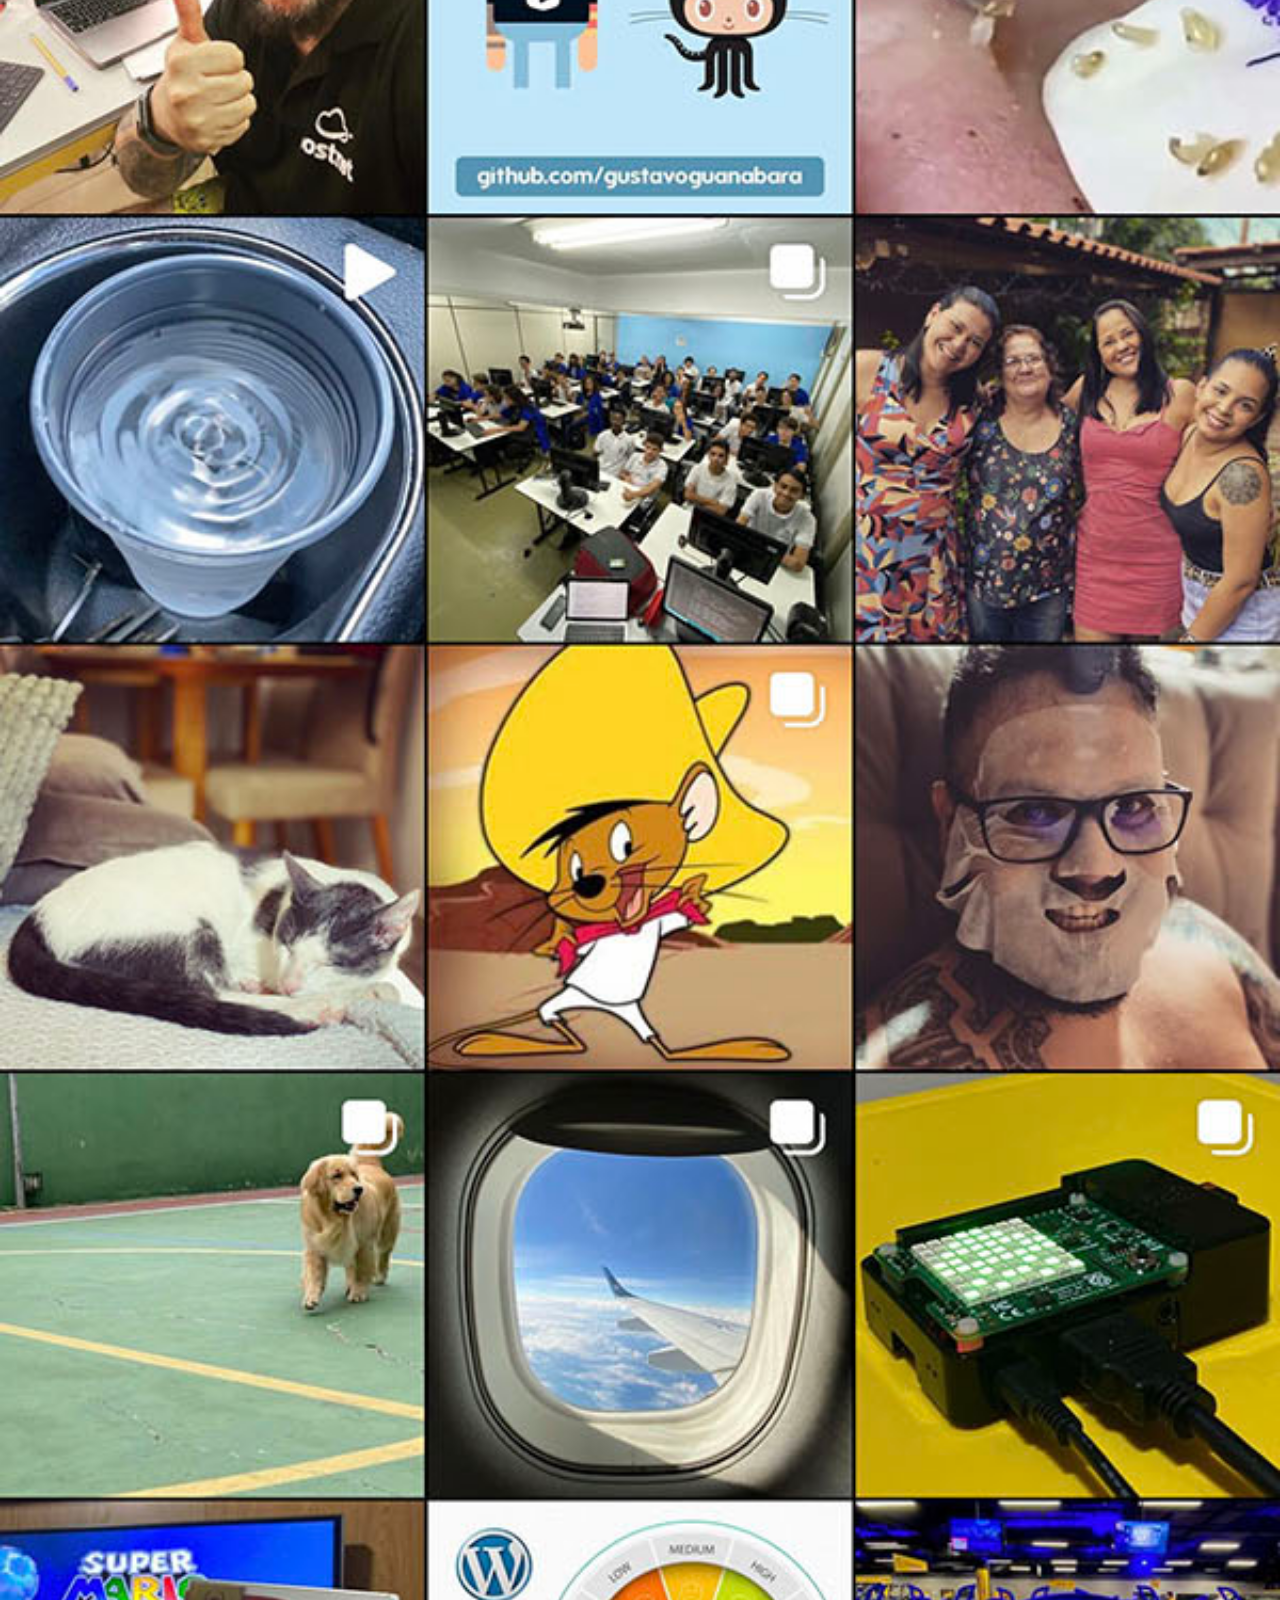
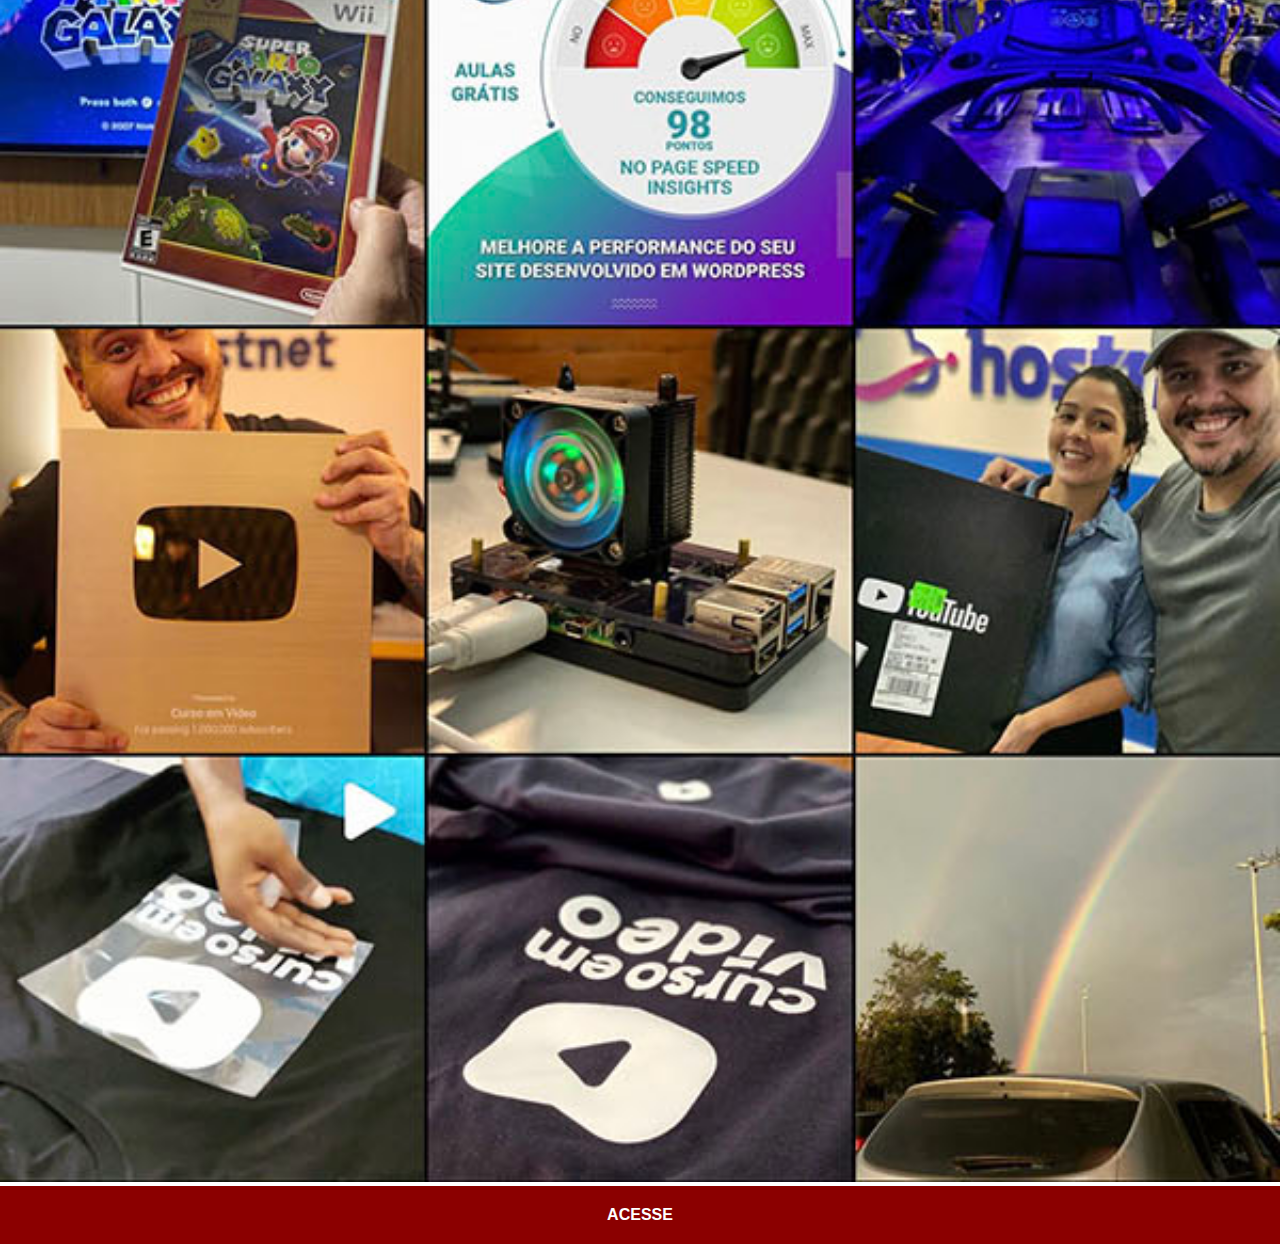
<file: instagram.html>
<!DOCTYPE html>
<html lang="pt-br">
<head>
    <meta charset="UTF-8">
    <meta name="viewport" content="width=device-width, initial-scale=1.0">
    <link rel="stylesheet" href="estilos/social.css">
    <title>Instagram</title>
</head>
<body>
    <img src="imagens/tela-instagram.jpg" alt="Instagram">
    <a href="https://www.instagram.com/gustavoguanabara/" target="_blank">ACESSE</a>
</body>
</html>
</file>
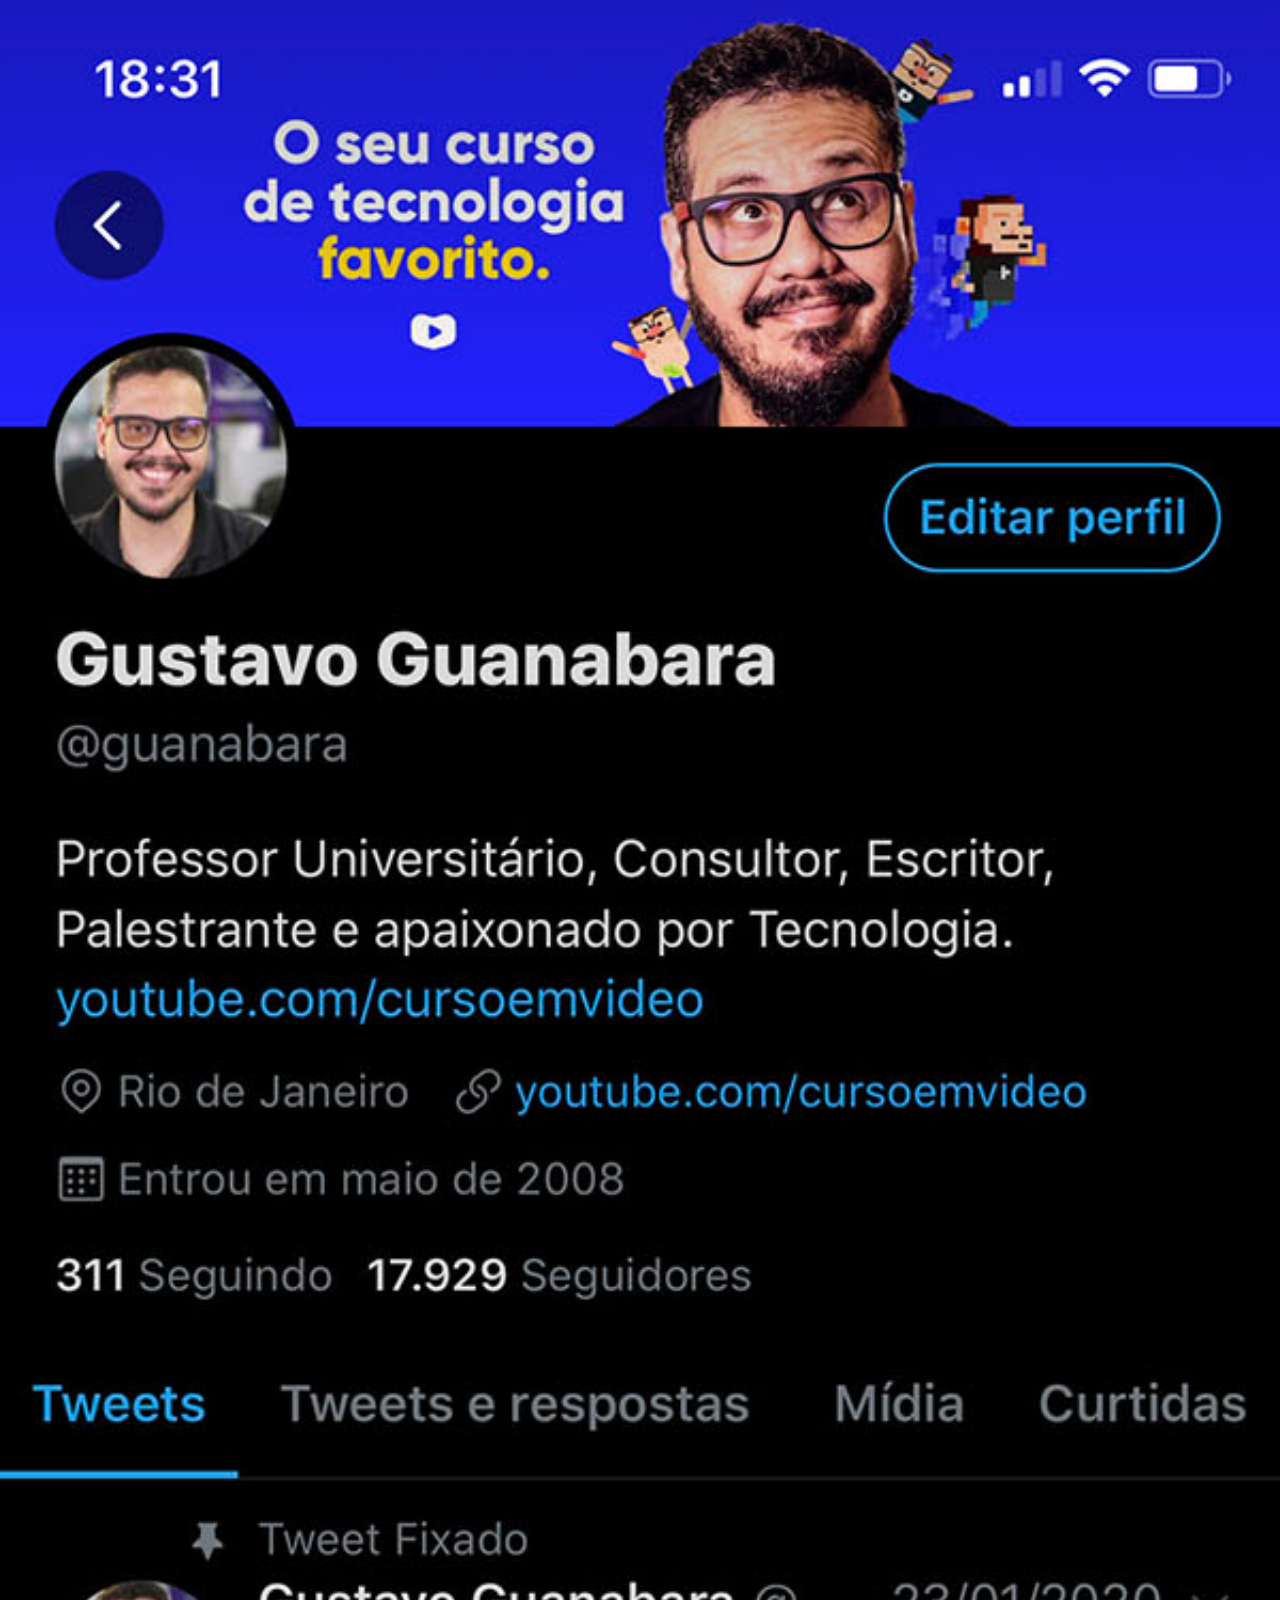
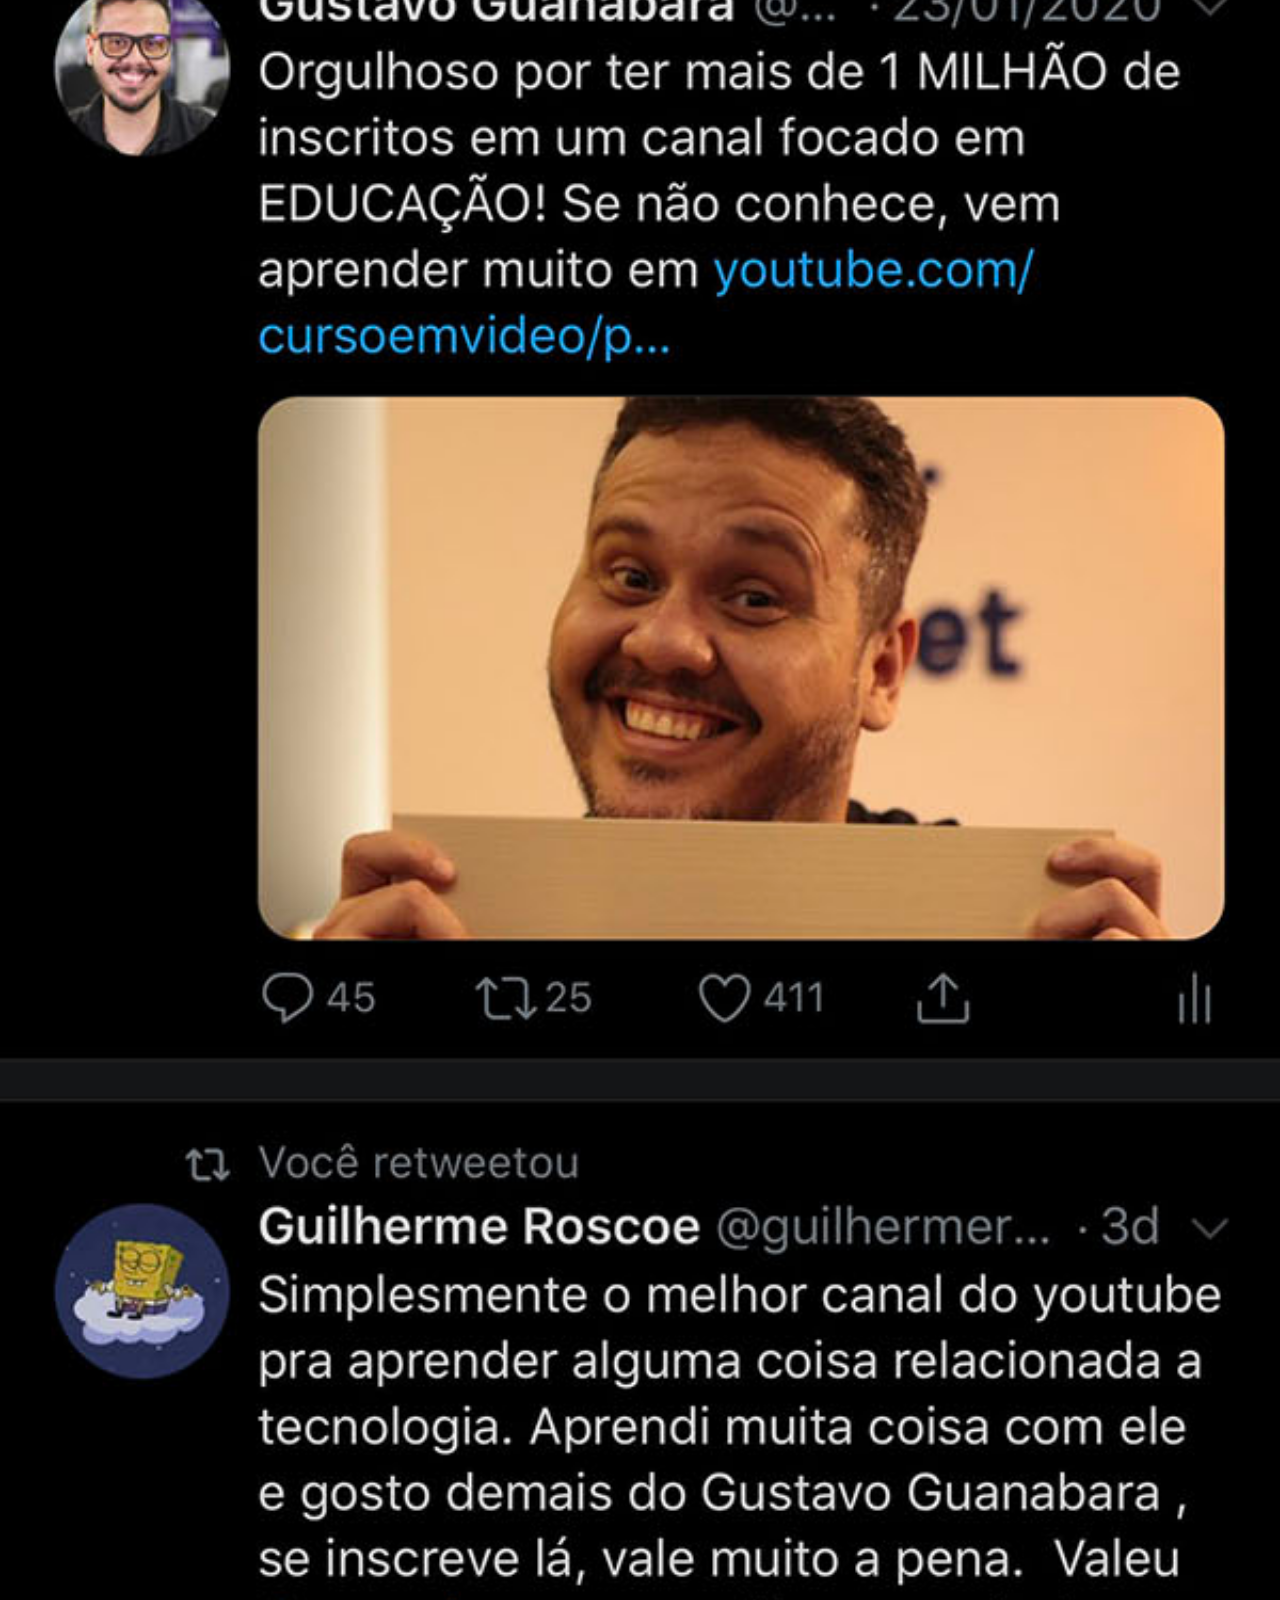
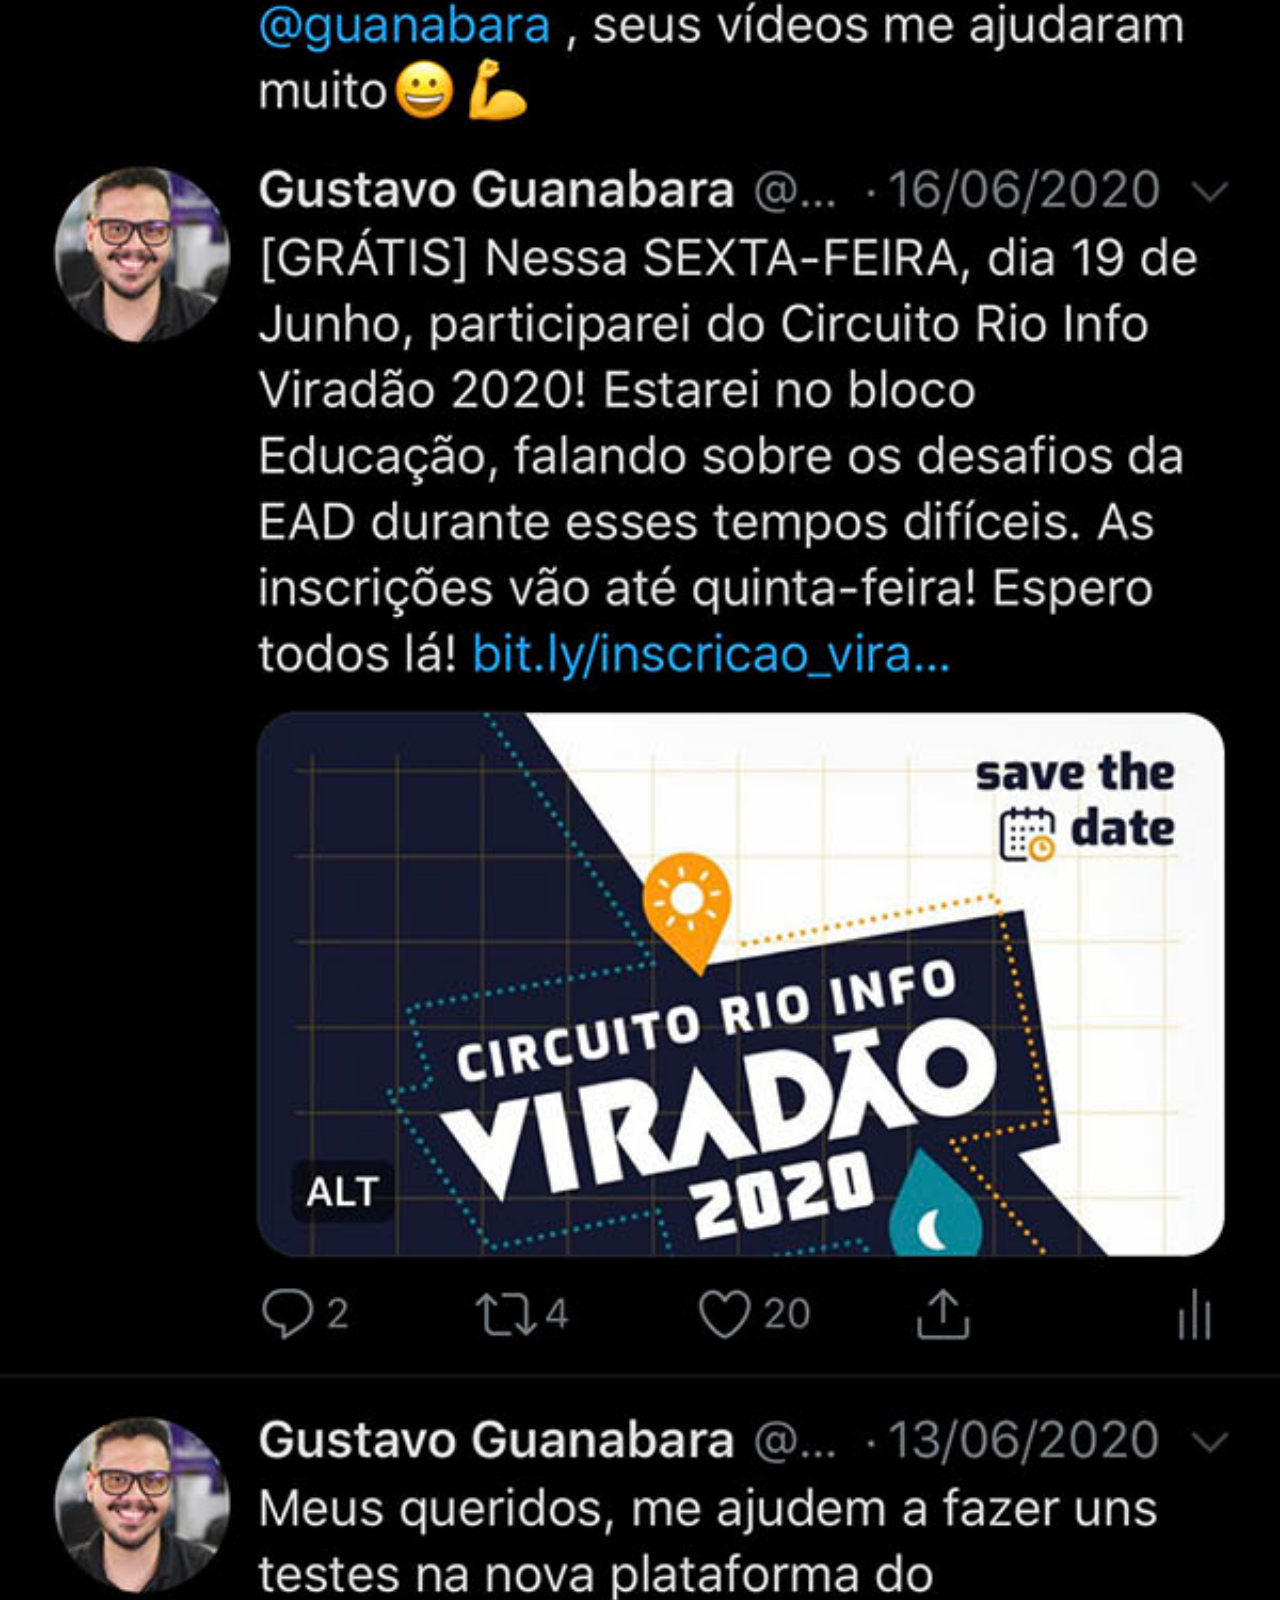
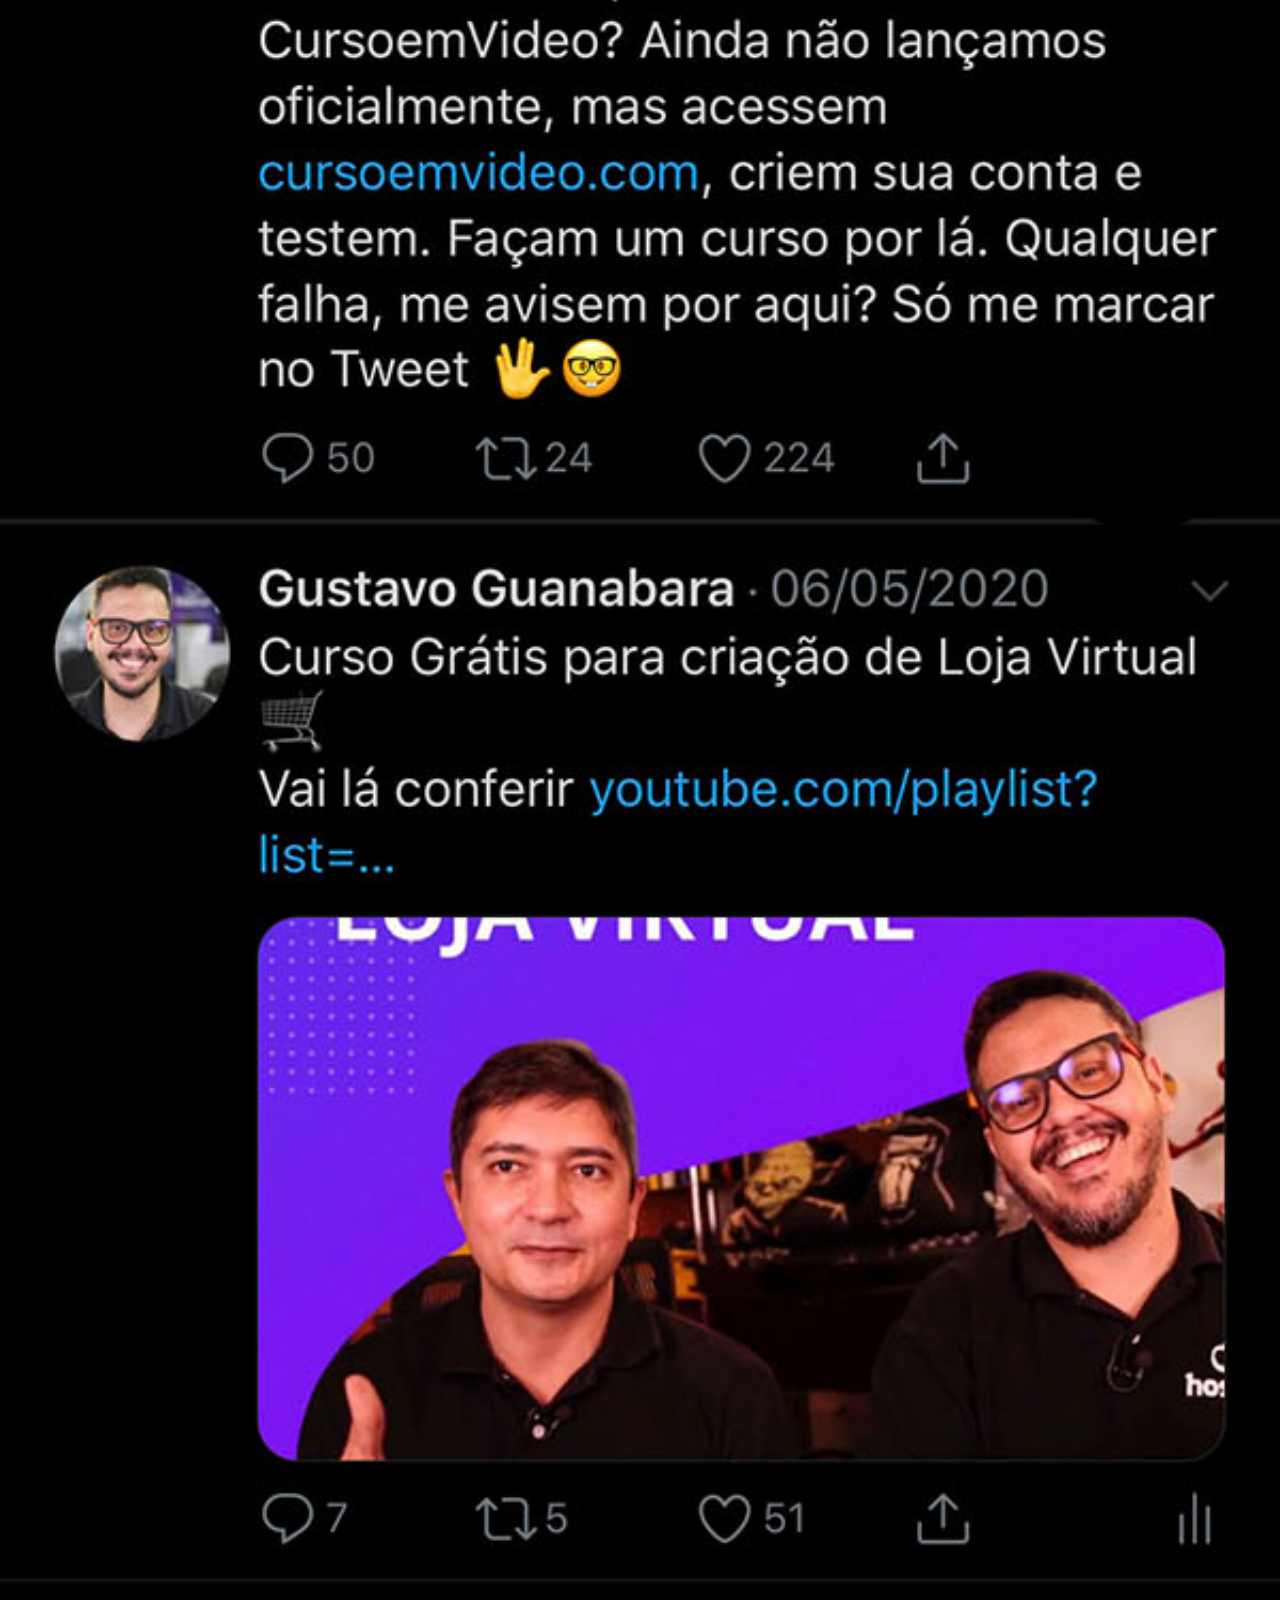
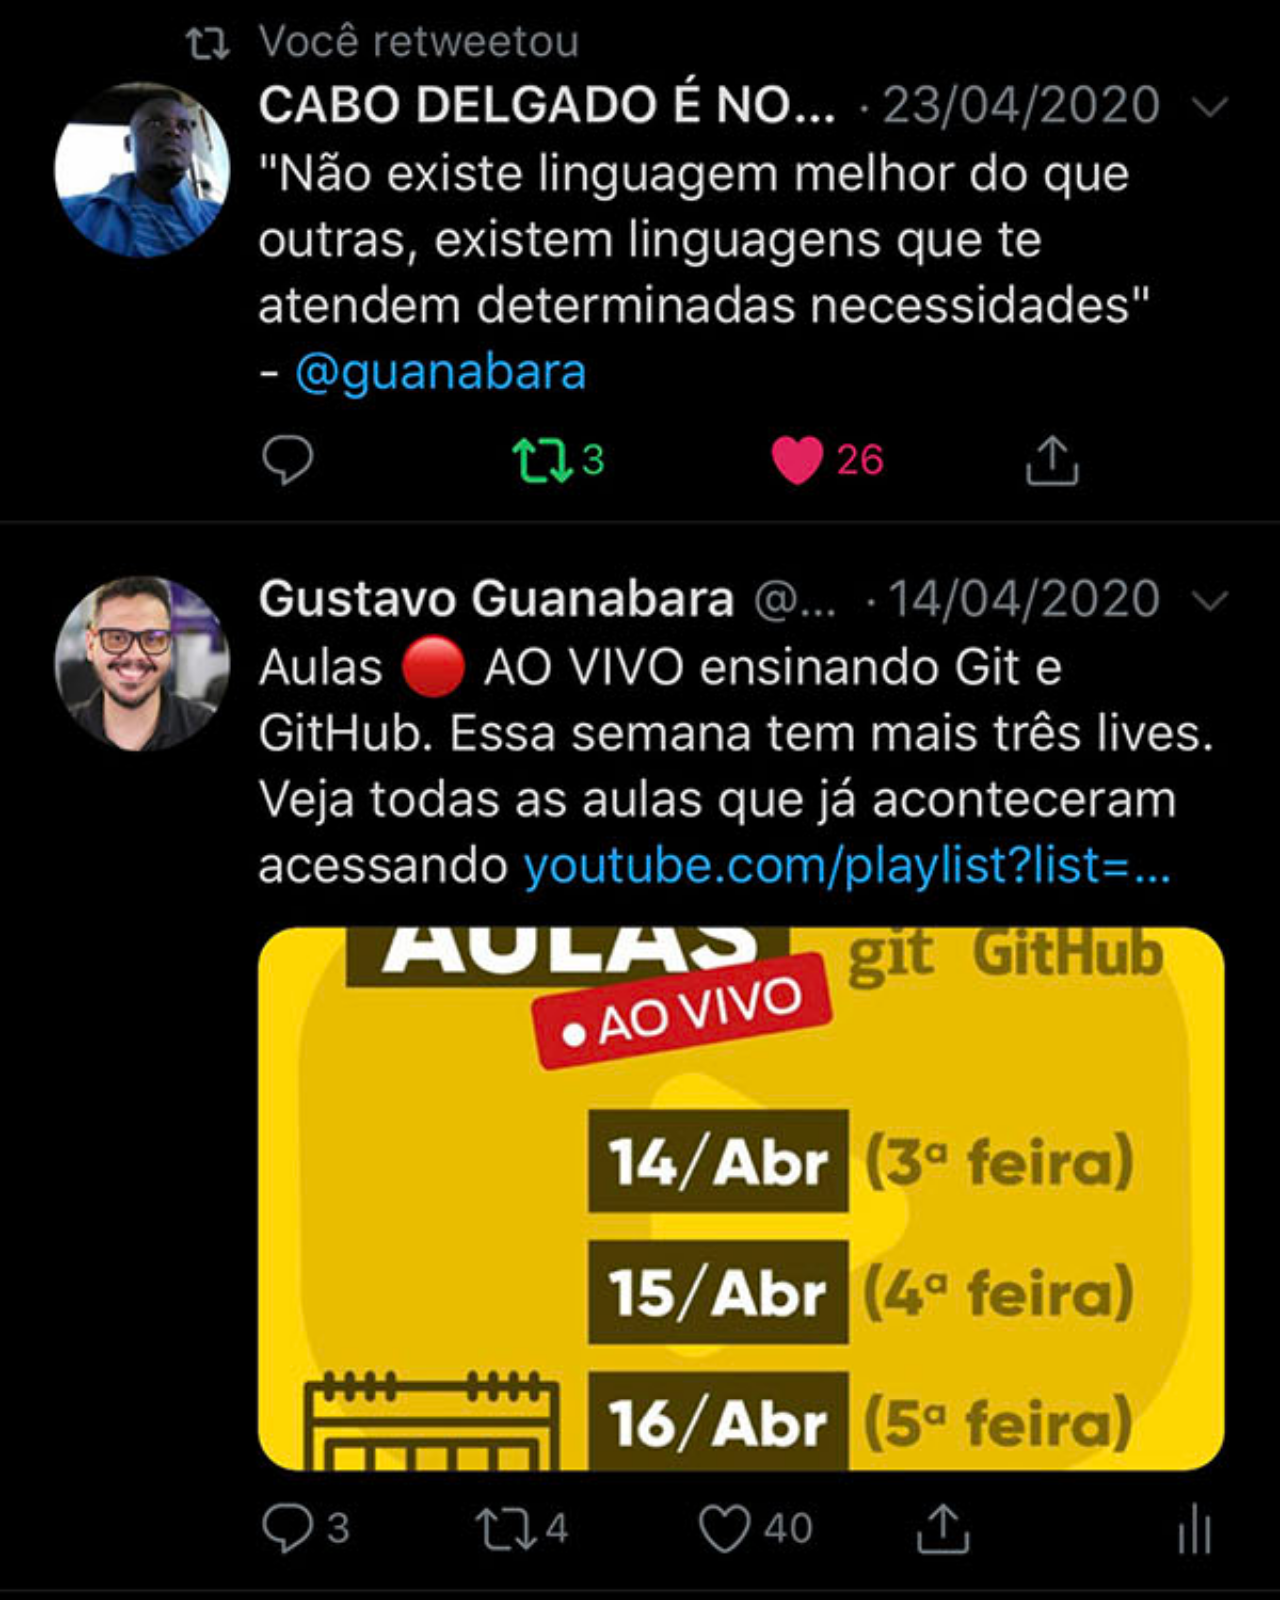
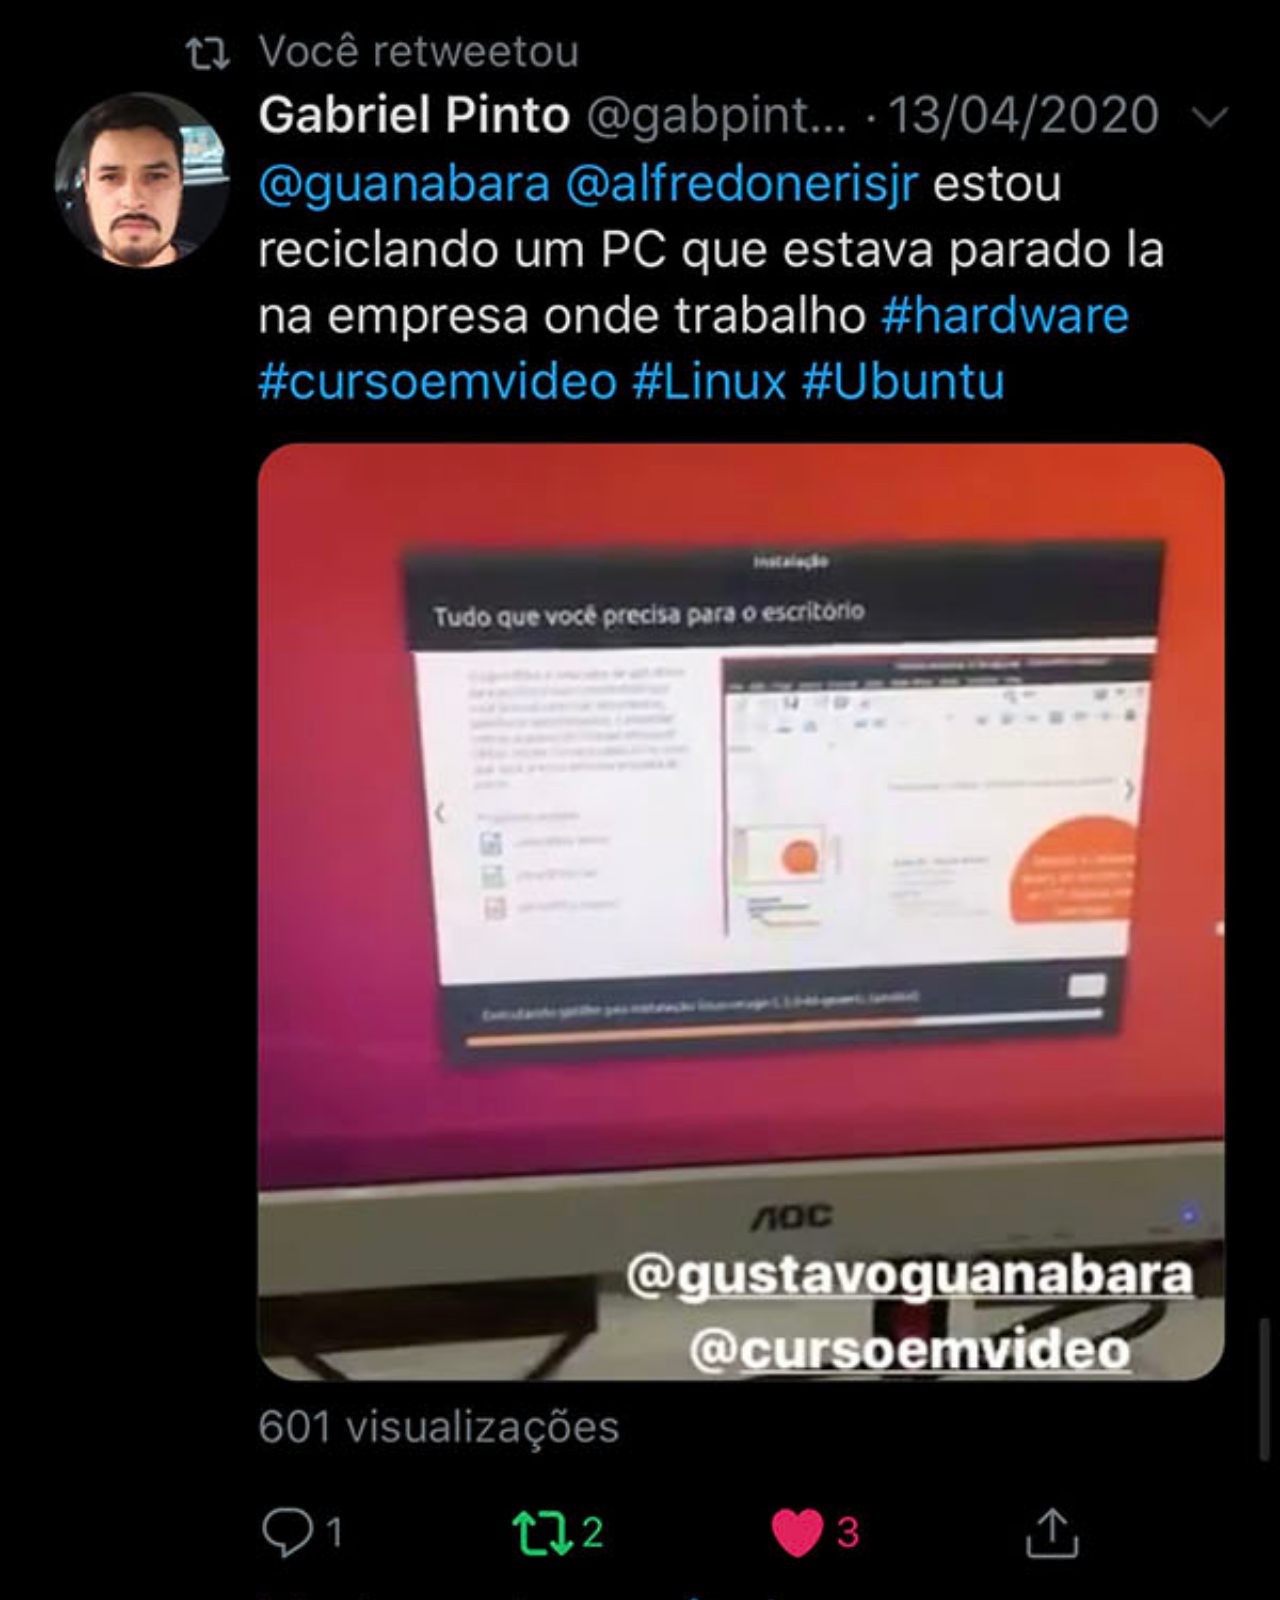
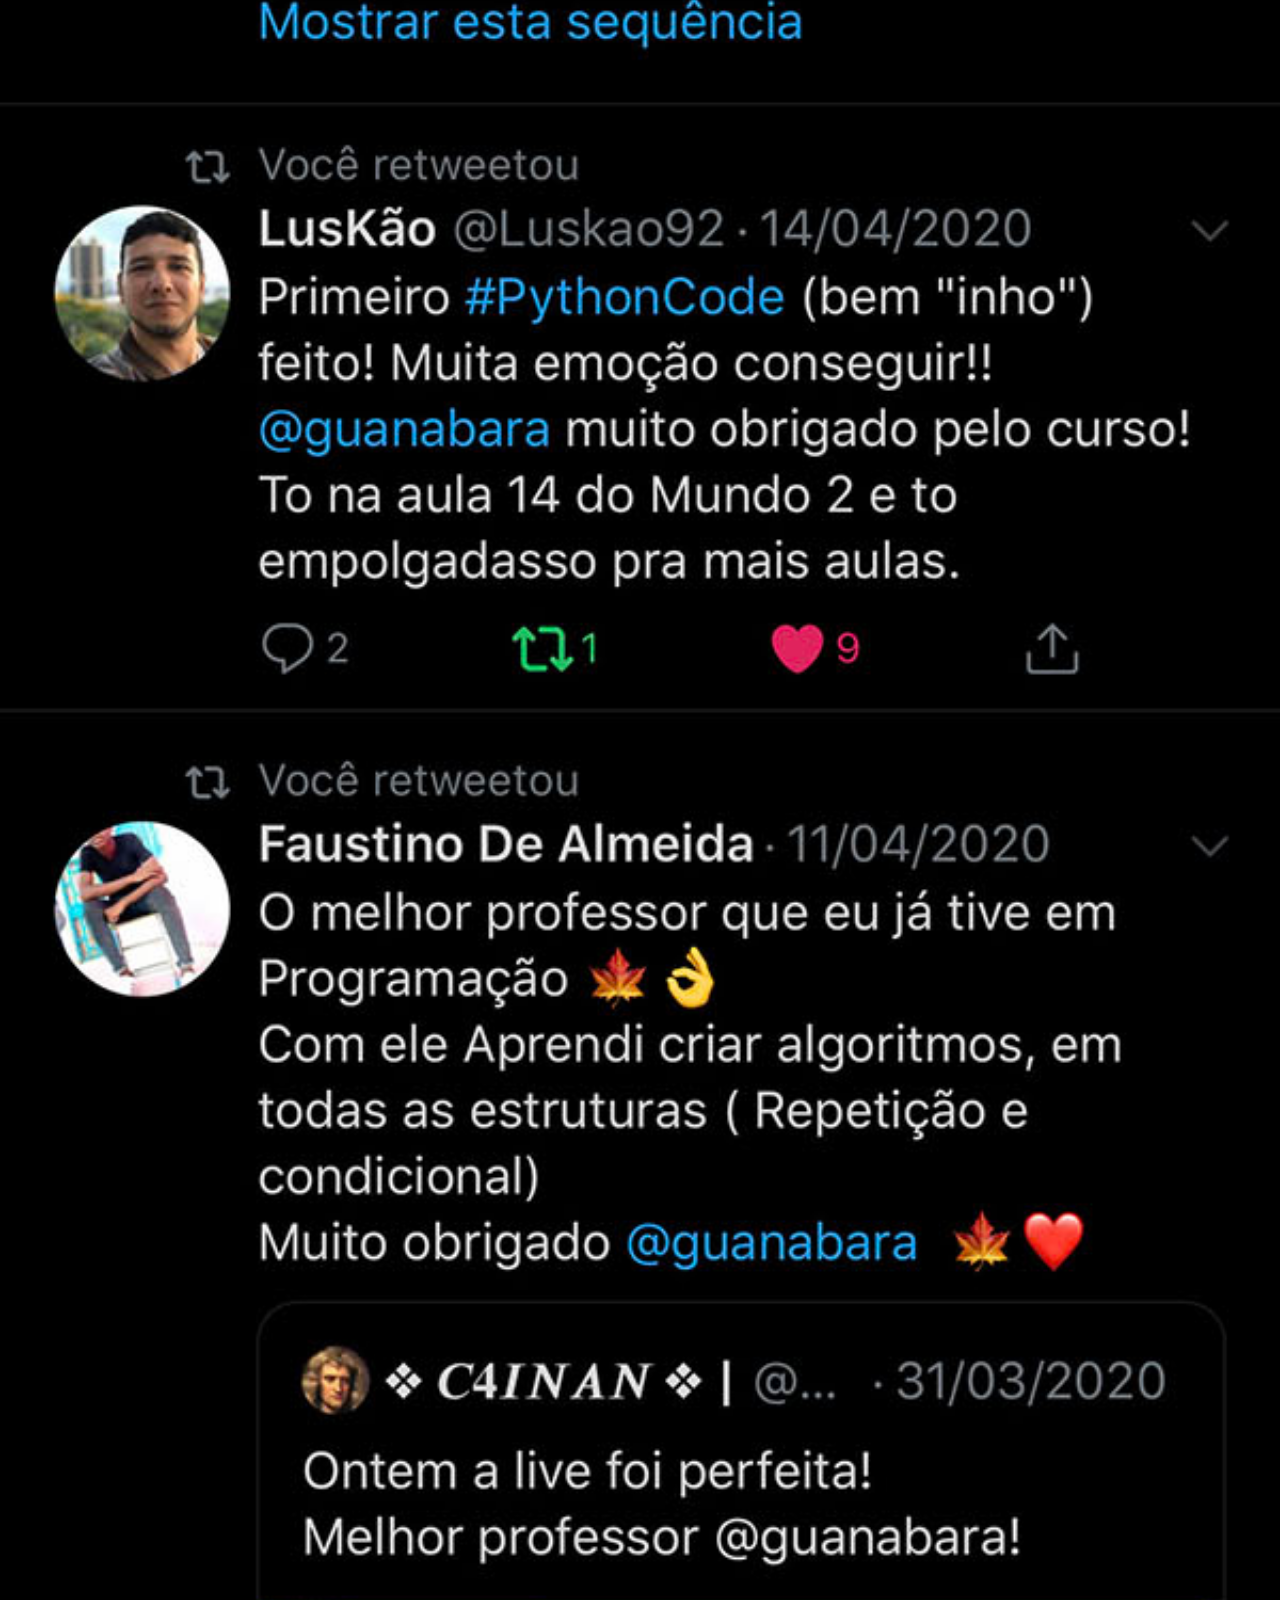
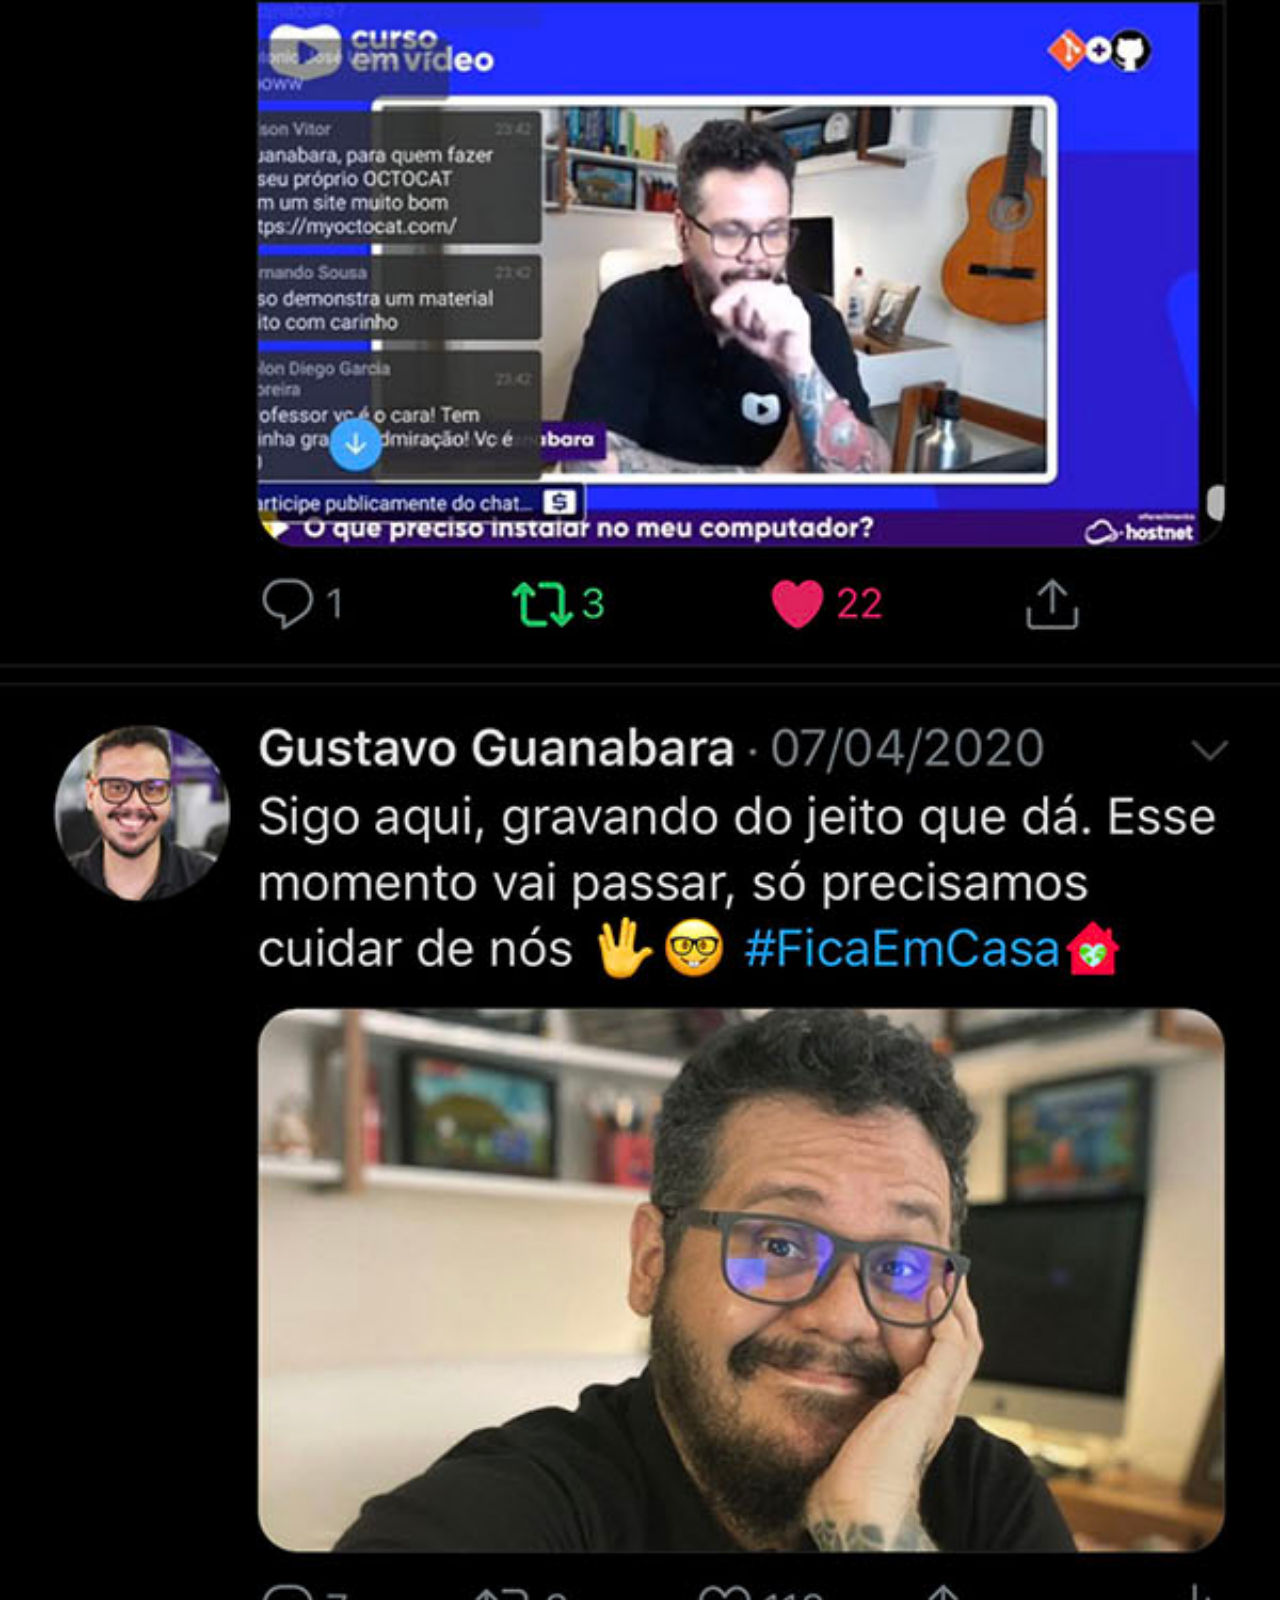
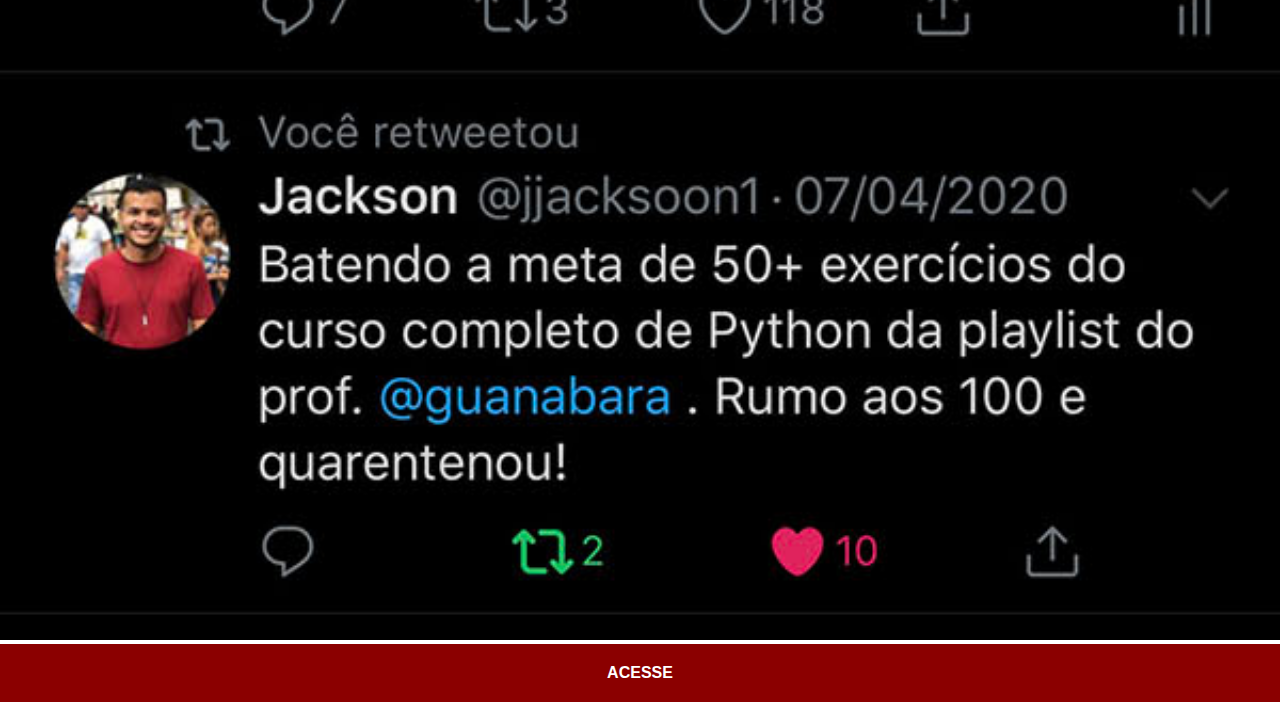
<file: twiter.html>
<!DOCTYPE html>
<html lang="pt-br">
<head>
    <meta charset="UTF-8">
    <meta name="viewport" content="width=device-width, initial-scale=1.0">
    <link rel="stylesheet" href="estilos/social.css">
    <title>Twiter</title>
</head>
<body>
    <img src="imagens/tela-twitter.jpg" alt="Twiter">
    <a href="https://x.com/guanabara" target="_blank">ACESSE</a>
</body>
</html>
</file>
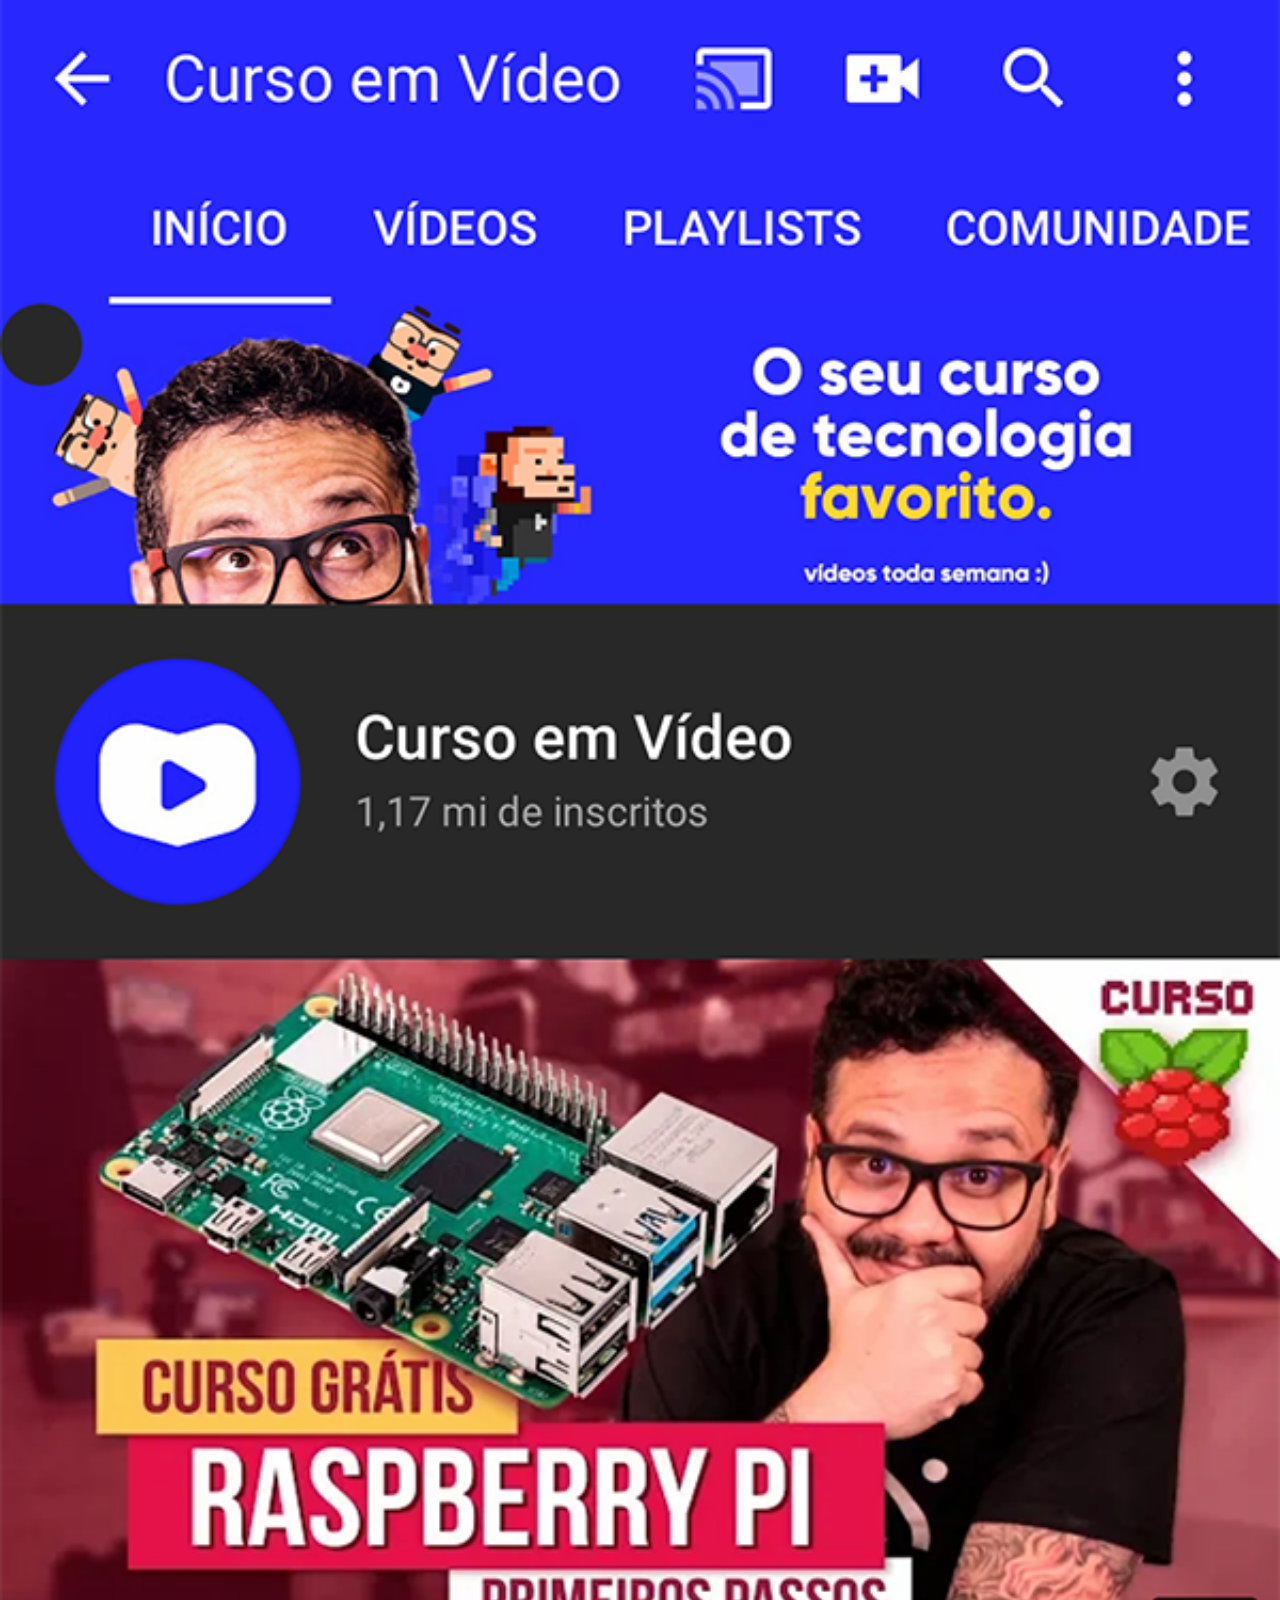
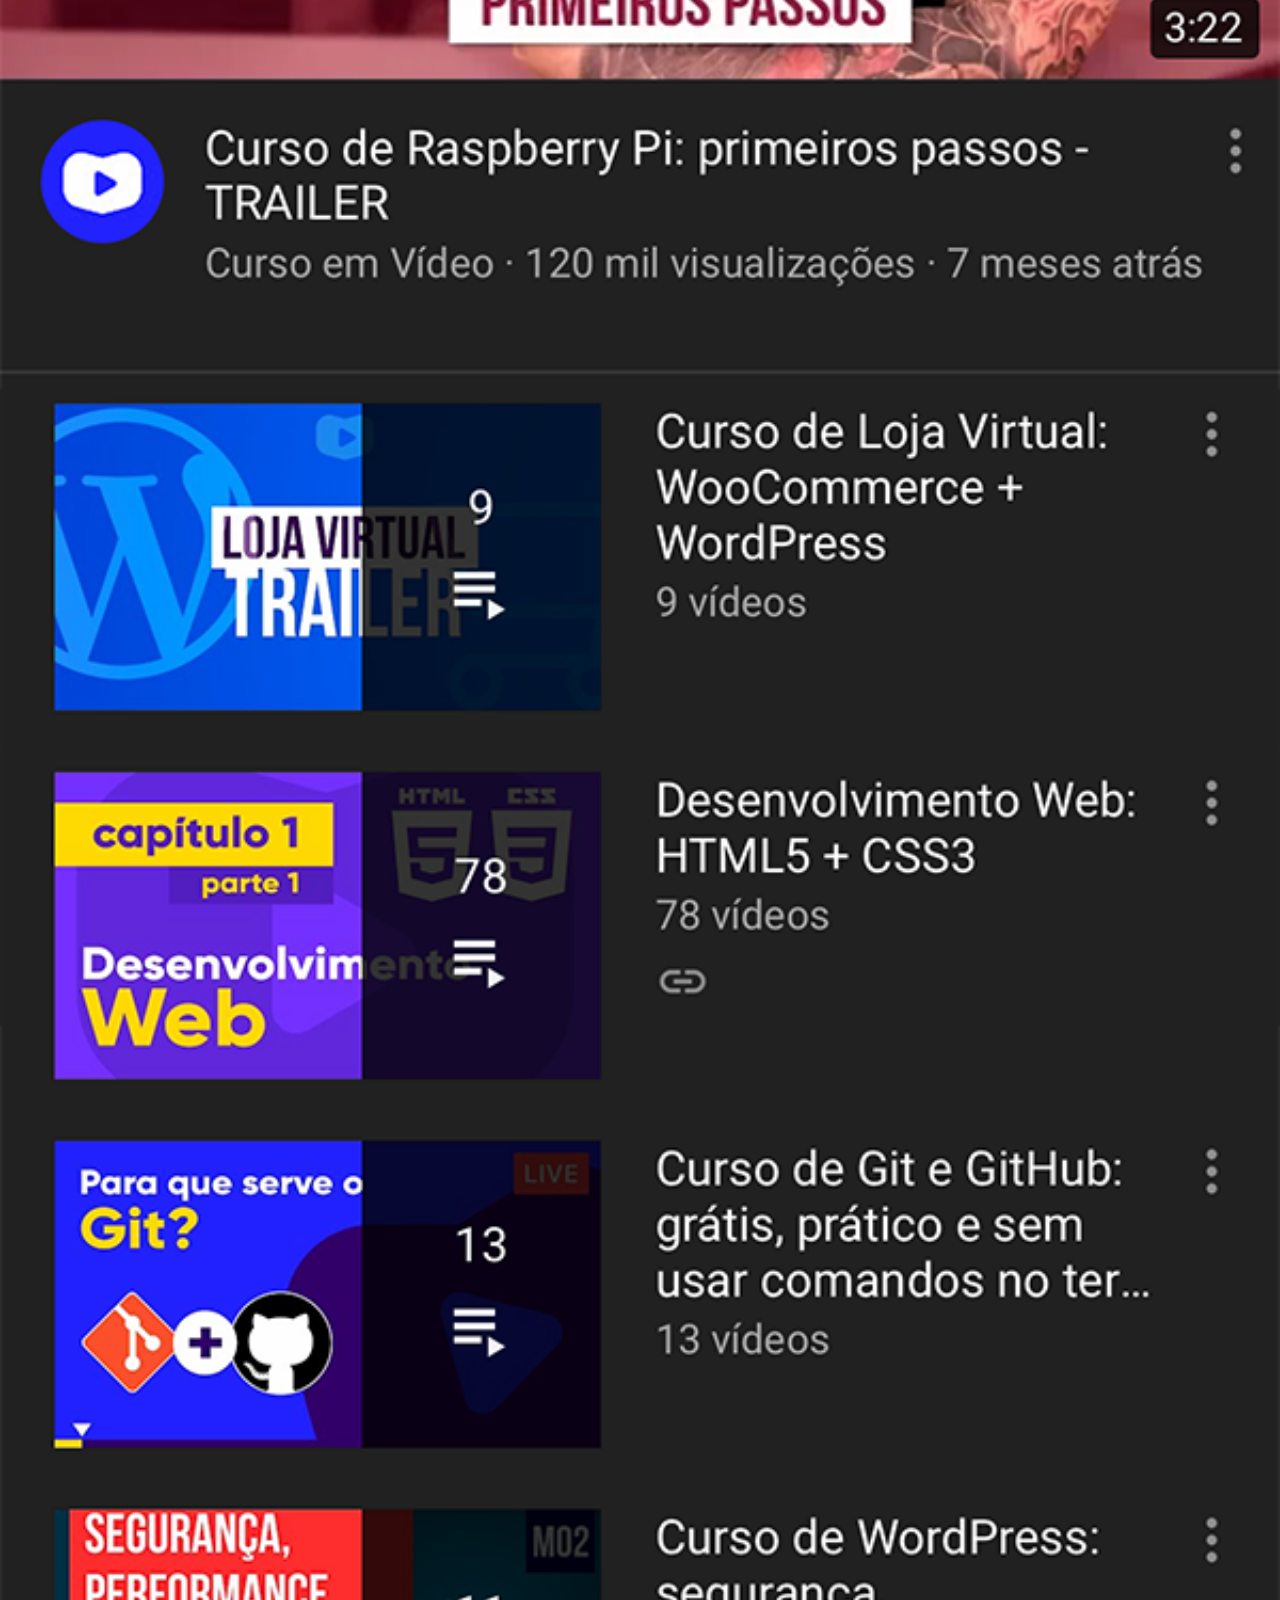
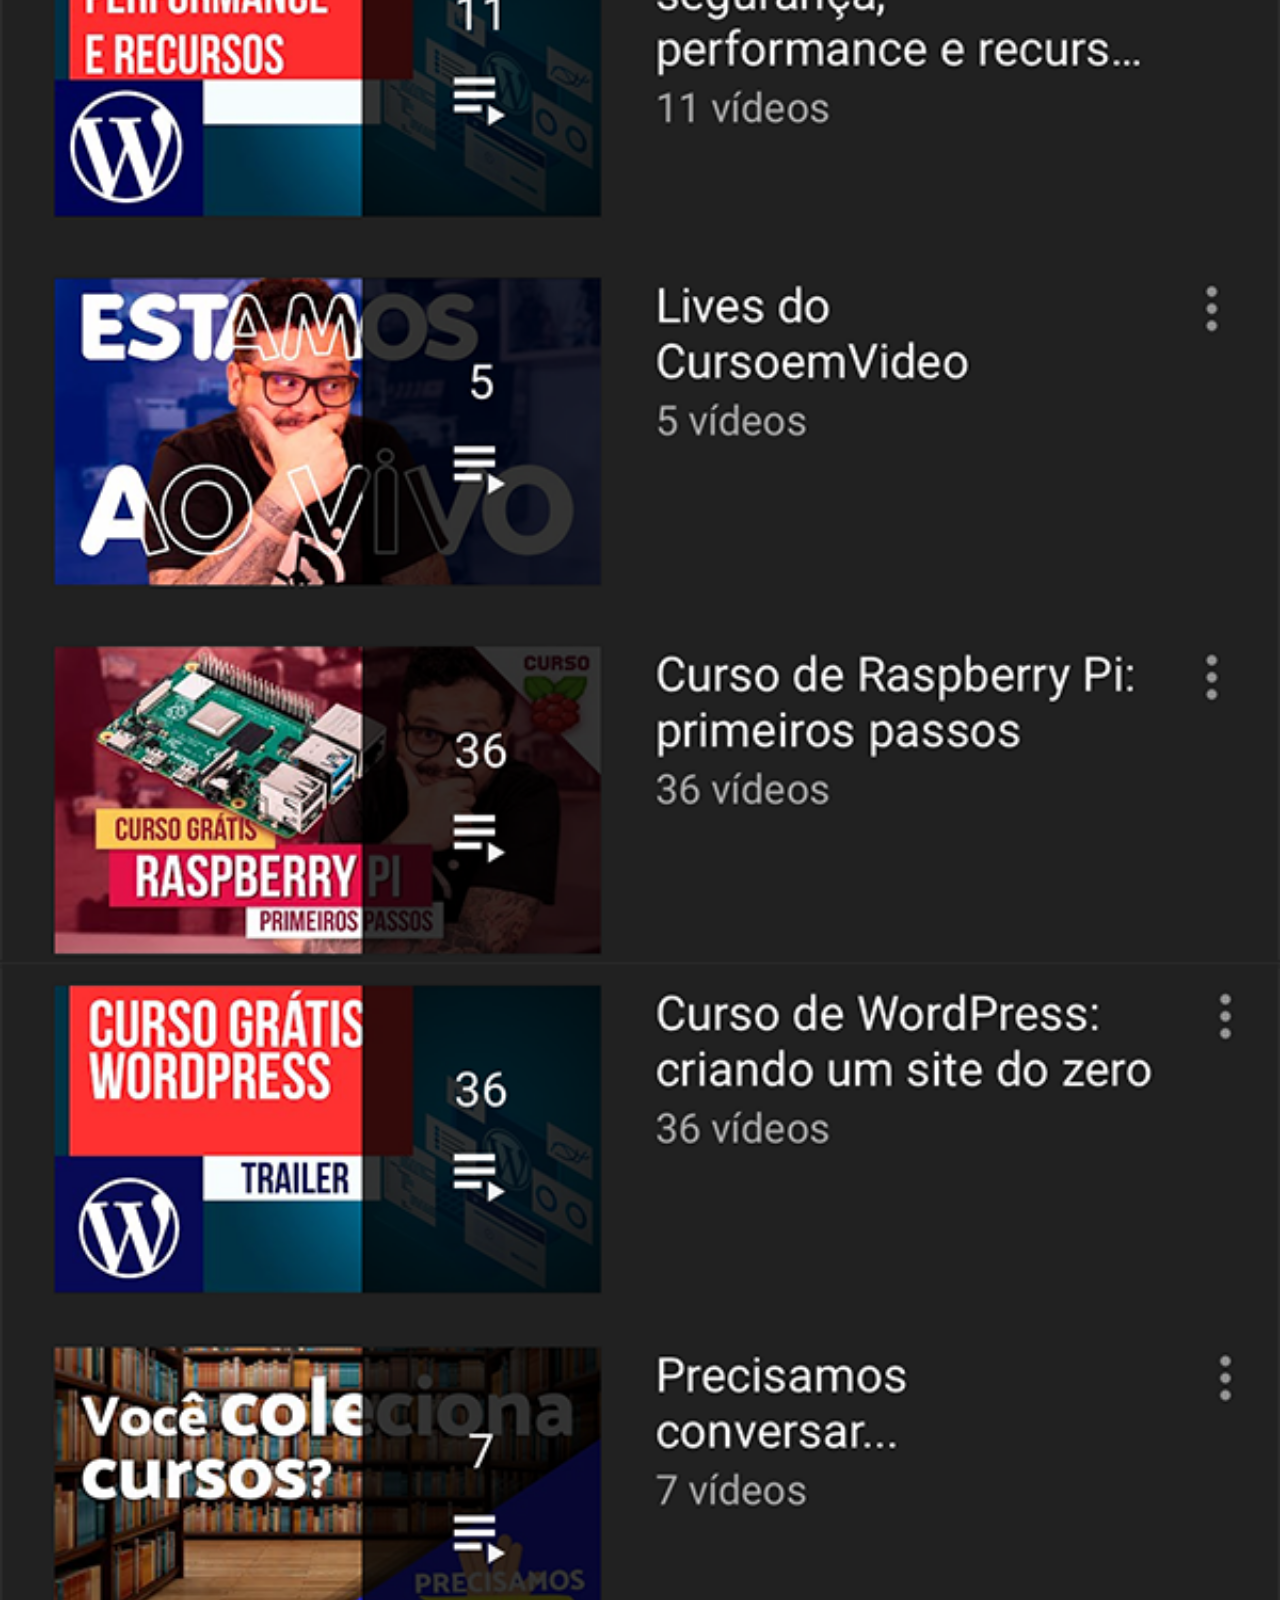
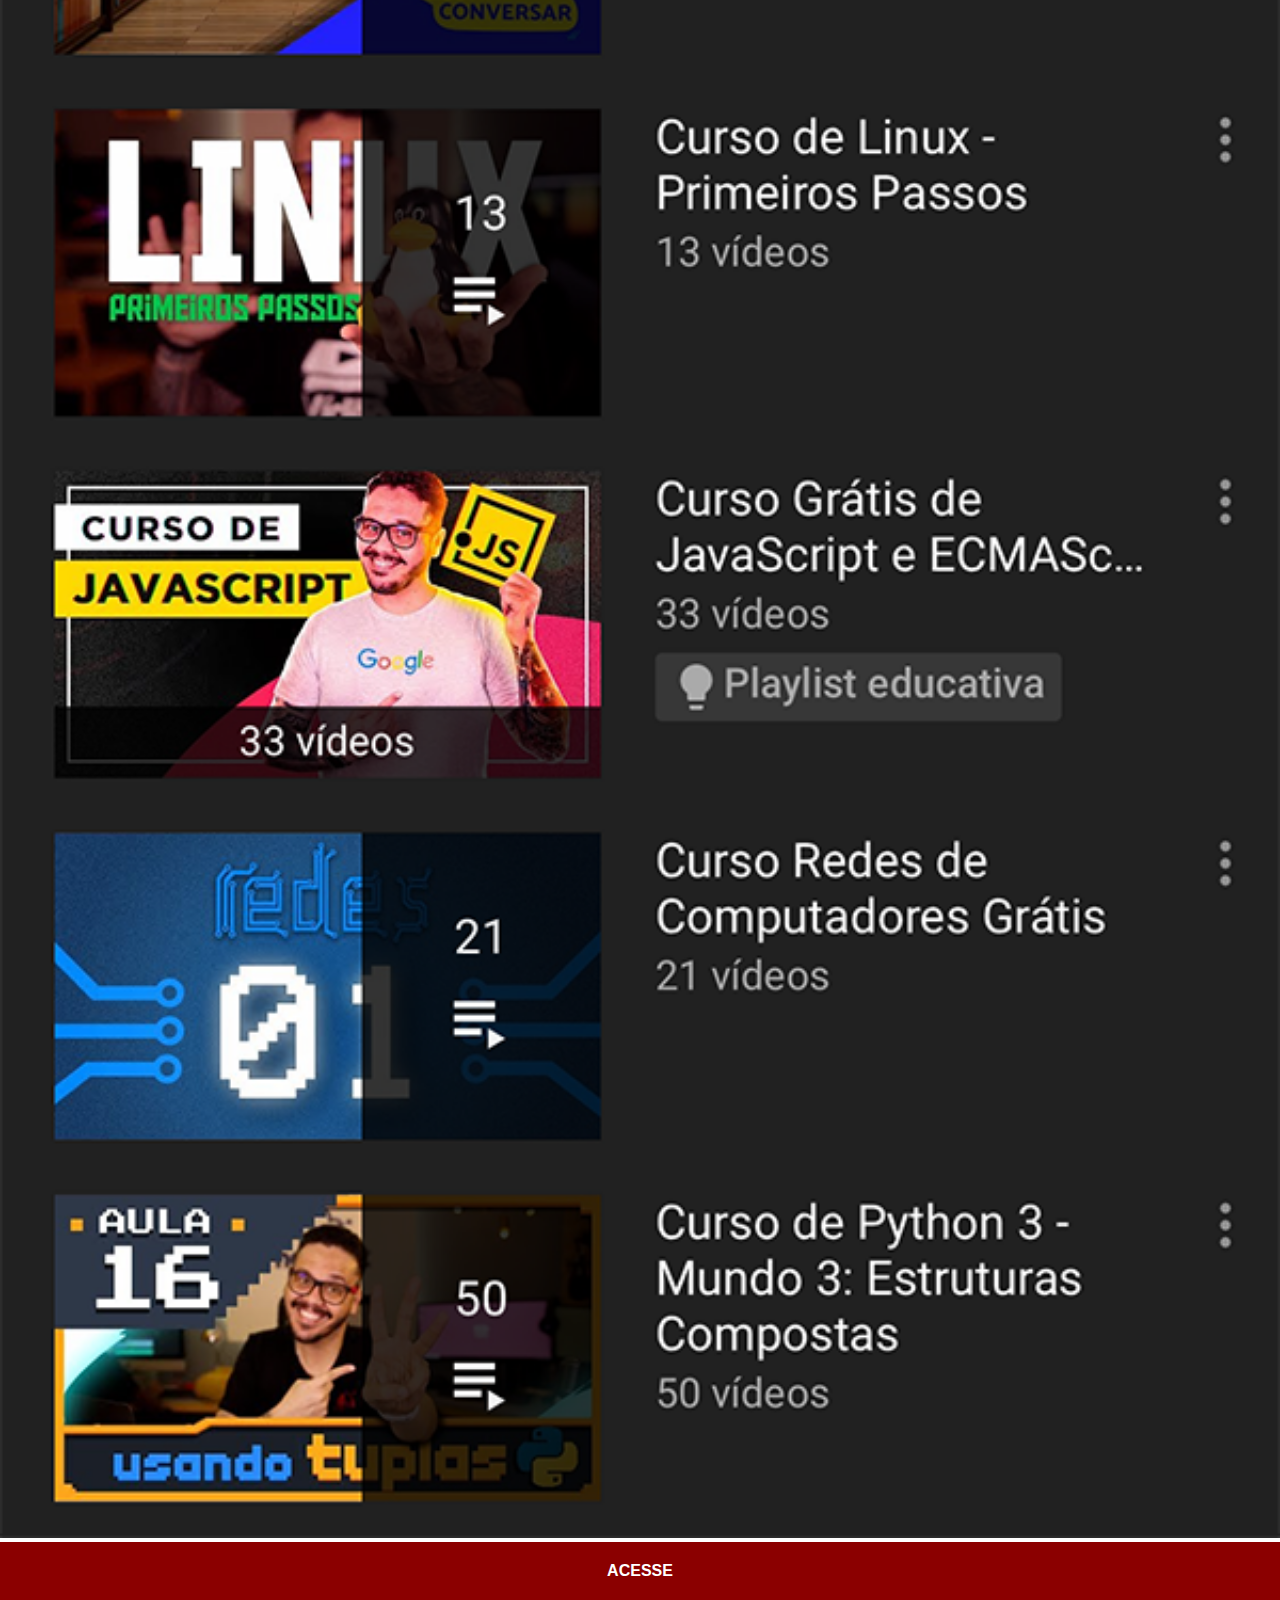
<file: youtube.html>
<!DOCTYPE html>
<html lang="pt-br">
<head>
    <meta charset="UTF-8">
    <meta name="viewport" content="width=device-width, initial-scale=1.0">
    <title>Youtube</title>
    <link rel="stylesheet" href="estilos/social.css">
</head>
<body>
    <img src="imagens/tela-youtube.png" alt="Youtube">
    <a href="https://www.youtube.com/c/CursoemV%C3%ADdeo/playlists" target="_blank">ACESSE</a>
</body>
</html>
</file>
<file: estilos/style.css>
@charset "UTF8";


* {
    margin: 0px;
    padding: 0px;
    font-family: Arial, Helvetica, sans-serif;
}


html, body {
    height: 100vh;
    width: 100vw;
    background-color: black;
}

body {
    background: url('../imagens/fundo-madeira.jpg') no-repeat top center;
    background-size: cover;
    background-attachment: fixed;
}

main {
    position: relative;
    height: 71vh;
}

section#telefone{
    position: absolute;
    top: 50%;
    left: 50%;

    transform: translate(-50%, -35%);
    height: 551px;
    width: 271px;
    background-image: url('../imagens/frame-iphone-p.png');
    background-repeat: no-repeat;
    background-attachment: cover;
}

iframe#tela {
    position: relative;
    top: 70px;
    left: 19px;
    height: 415px;
    width: 237px;
}
</file>
<file: estilos/social.css>
@charset "UTF8";

*{
    margin: 0px;
    padding: 0px;
    font-family: Arial, Helvetica, sans-serif;
}

::-webkit-scrollbar{
    width: 0px;
    height: 0px;
}

img {
    width: 100vw;
}

a {
    display: block;
    background-color: darkred;
    padding: 20px;
    text-align: center;
    color: white;
    font-weight: bolder;
    text-decoration: none;
}

a:hover {
    background-color: red;
}
</file>
